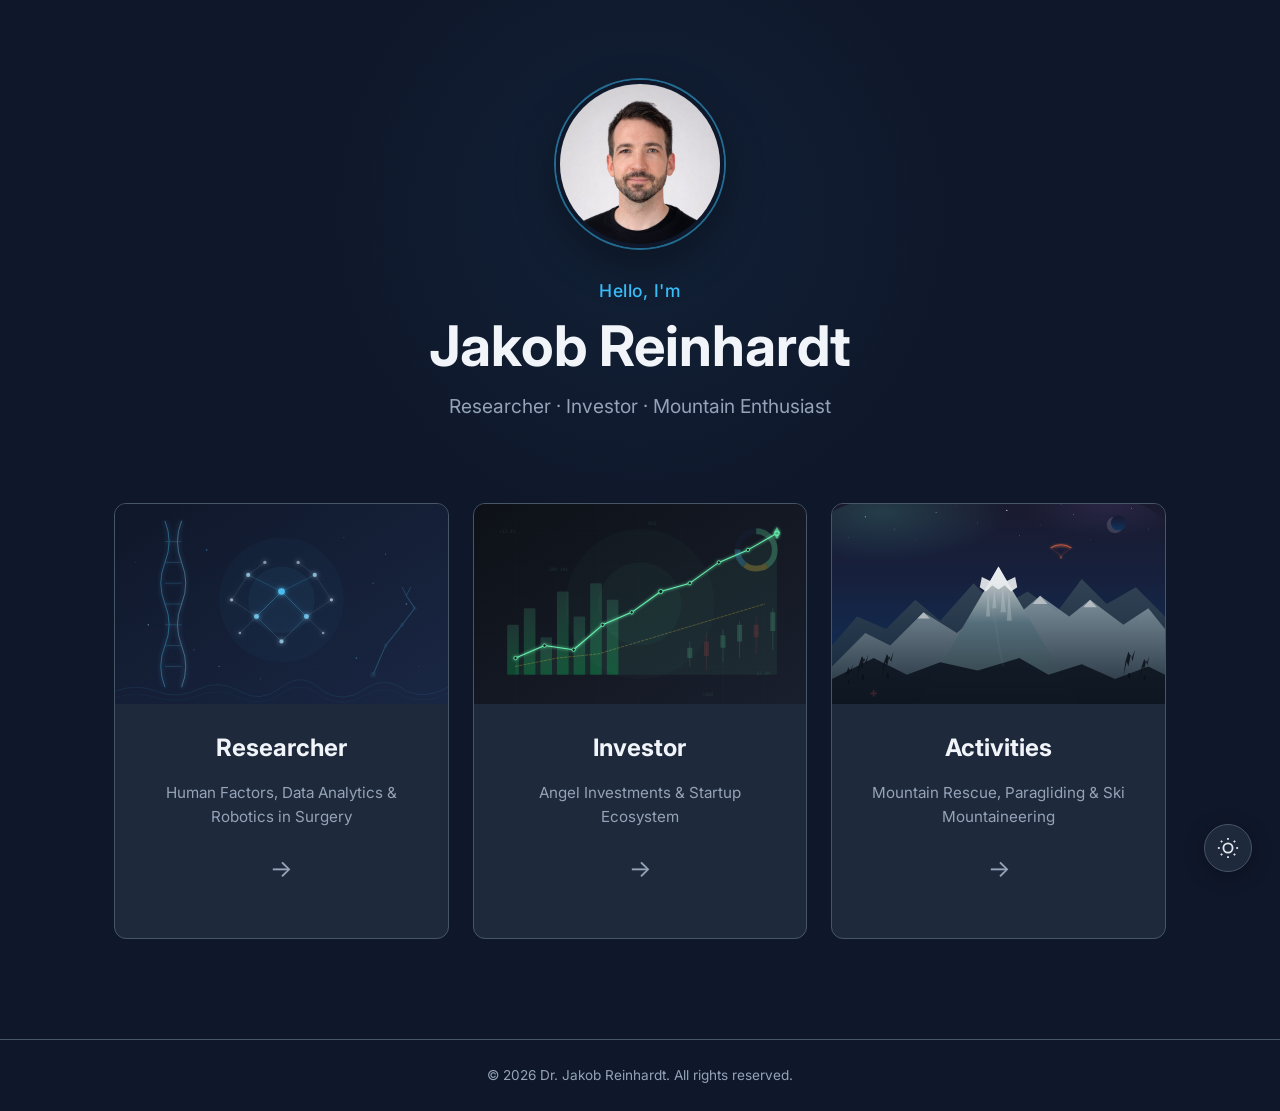
<file: index.html>
<!DOCTYPE html>
<html lang="en" translate="no">
<head>
    <meta charset="UTF-8">
    <meta name="google" content="notranslate">
    <meta name="viewport" content="width=device-width, initial-scale=1.0">
    <title>Jakob Reinhardt, Dr.-Ing.</title>
    <meta name="description" content="Personal webpage of Dr.-Ing. Jakob Reinhardt — Researcher, Investor, and Mountain Enthusiast.">
    <link rel="preconnect" href="https://fonts.googleapis.com">
    <link rel="preconnect" href="https://fonts.gstatic.com" crossorigin>
    <link href="https://fonts.googleapis.com/css2?family=Inter:wght@300;400;500;600;700&display=swap" rel="stylesheet">
    <link rel="stylesheet" href="style.css?v=2026-10-09-2">
</head>
<body class="entry-page">

    <!-- Theme Toggle -->
    <button class="theme-toggle" id="theme-toggle" aria-label="Toggle clean theme" title="Switch design">
        <svg class="theme-toggle-icon icon-clean" viewBox="0 0 24 24" width="22" height="22" fill="none" stroke="currentColor" stroke-width="2"><circle cx="12" cy="12" r="5"/><line x1="12" y1="1" x2="12" y2="3"/><line x1="12" y1="21" x2="12" y2="23"/><line x1="4.22" y1="4.22" x2="5.64" y2="5.64"/><line x1="18.36" y1="18.36" x2="19.78" y2="19.78"/><line x1="1" y1="12" x2="3" y2="12"/><line x1="21" y1="12" x2="23" y2="12"/><line x1="4.22" y1="19.78" x2="5.64" y2="18.36"/><line x1="18.36" y1="5.64" x2="19.78" y2="4.22"/></svg>
        <svg class="theme-toggle-icon icon-dark" viewBox="0 0 24 24" width="22" height="22" fill="none" stroke="currentColor" stroke-width="2"><path d="M21 12.79A9 9 0 1 1 11.21 3 7 7 0 0 0 21 12.79z"/></svg>
    </button>

    <!-- Entry Hero -->
    <section class="entry-hero">
        <div class="entry-hero-content">
            <img src="images/portrait.jpg" alt="Portrait of Jakob Reinhardt" class="entry-portrait" width="480" height="480">
            <p class="entry-greeting">Hello, I'm</p>
            <h1 class="entry-name">Jakob Reinhardt</h1>
            <p class="entry-tagline">Researcher &middot; Investor &middot; Mountain Enthusiast</p>
        </div>
    </section>

    <!-- Three Spheres -->
    <section class="spheres">
        <a href="researcher.html" class="sphere sphere-researcher">
            <div class="sphere-image">
                <img src="images/researcher.svg" alt="Research laboratory">
            </div>
            <h2>Researcher</h2>
            <p>Human Factors, Data Analytics &amp; Robotics in Surgery</p>
            <span class="sphere-arrow">&rarr;</span>
        </a>
        <a href="investor.html" class="sphere sphere-investor">
            <div class="sphere-image">
                <img src="images/investor.svg" alt="Investment analytics">
            </div>
            <h2>Investor</h2>
            <p>Angel Investments &amp; Startup Ecosystem</p>
            <span class="sphere-arrow">&rarr;</span>
        </a>
        <a href="activities.html" class="sphere sphere-activities">
            <div class="sphere-image">
                <img src="images/activities.svg" alt="Mountain landscape">
            </div>
            <h2>Activities</h2>
            <p>Mountain Rescue, Paragliding &amp; Ski Mountaineering</p>
            <span class="sphere-arrow">&rarr;</span>
        </a>
    </section>

    <!-- Footer -->
    <footer class="footer">
        <div class="container">
            <p>&copy; 2026 Dr. Jakob Reinhardt. All rights reserved.</p>
        </div>
    </footer>

    <script src="script.js?v=2026-10-09-2"></script>
</body>
</html>
</file>
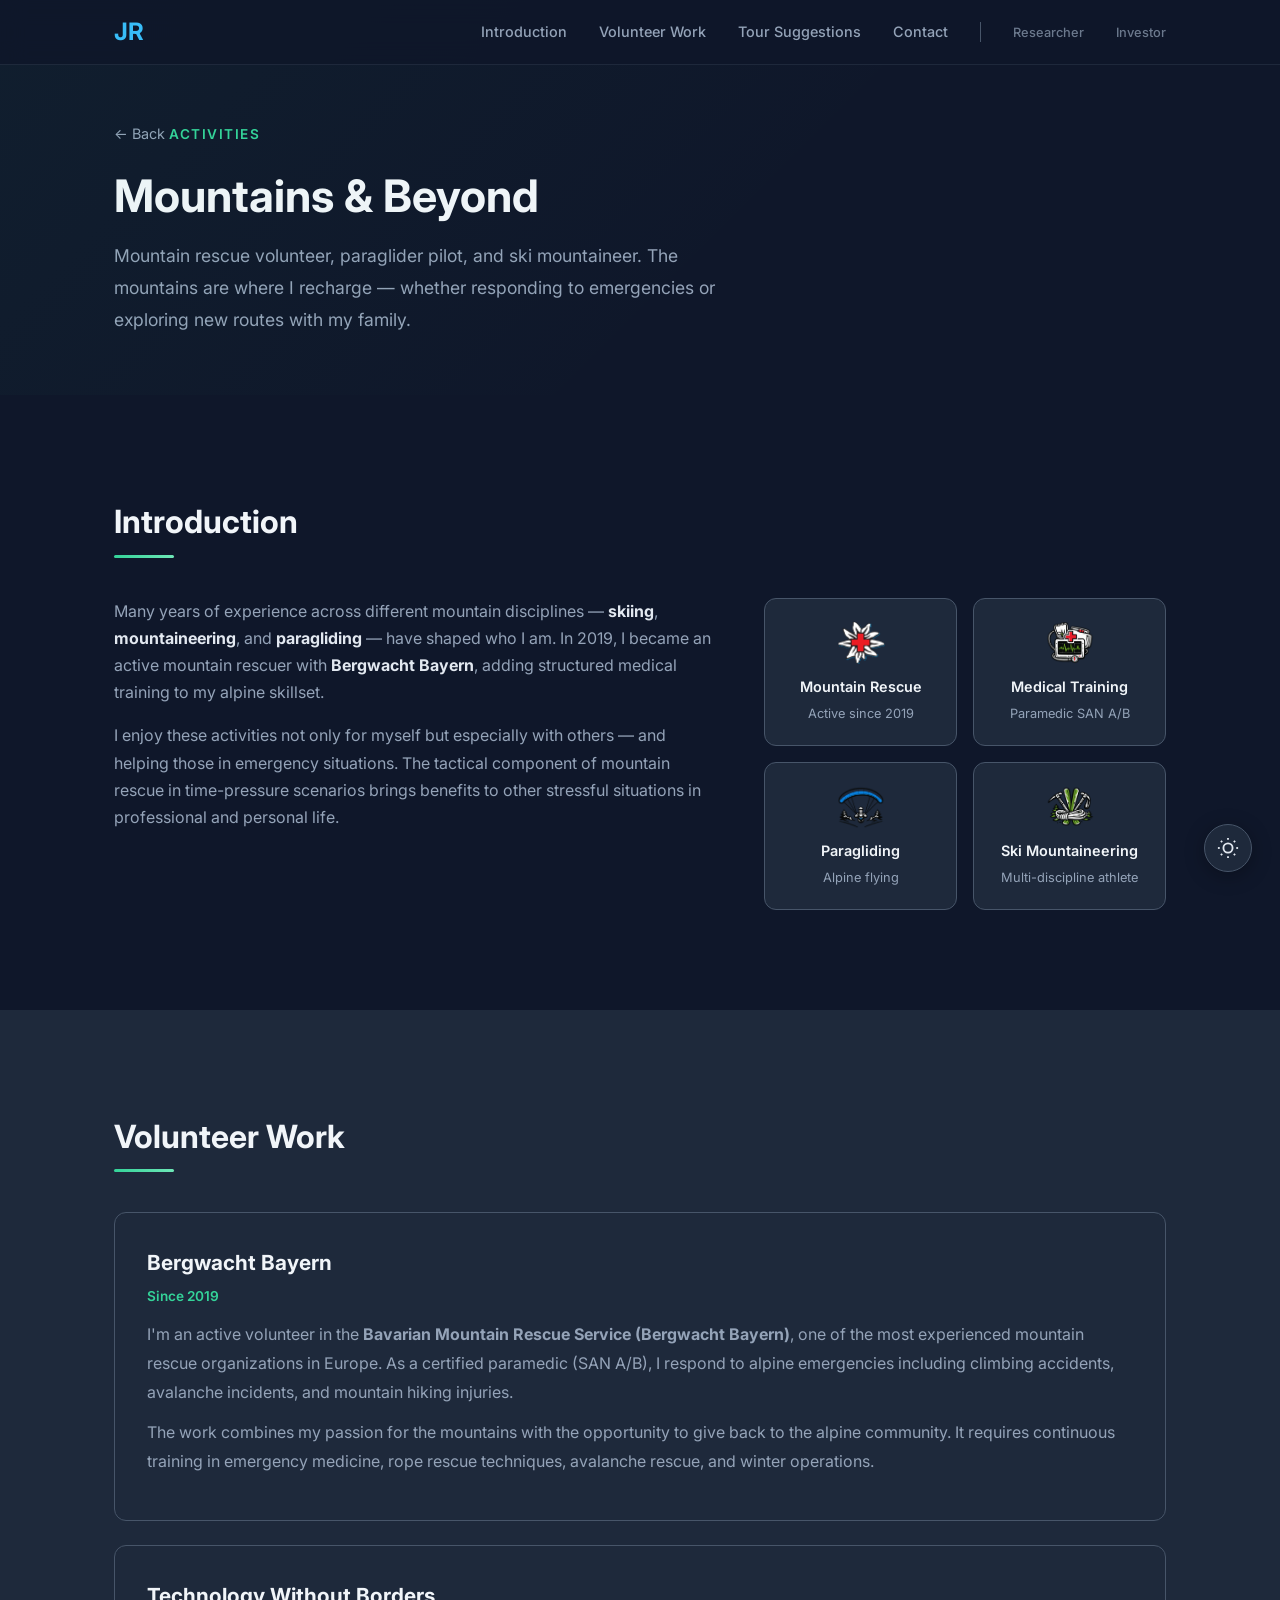
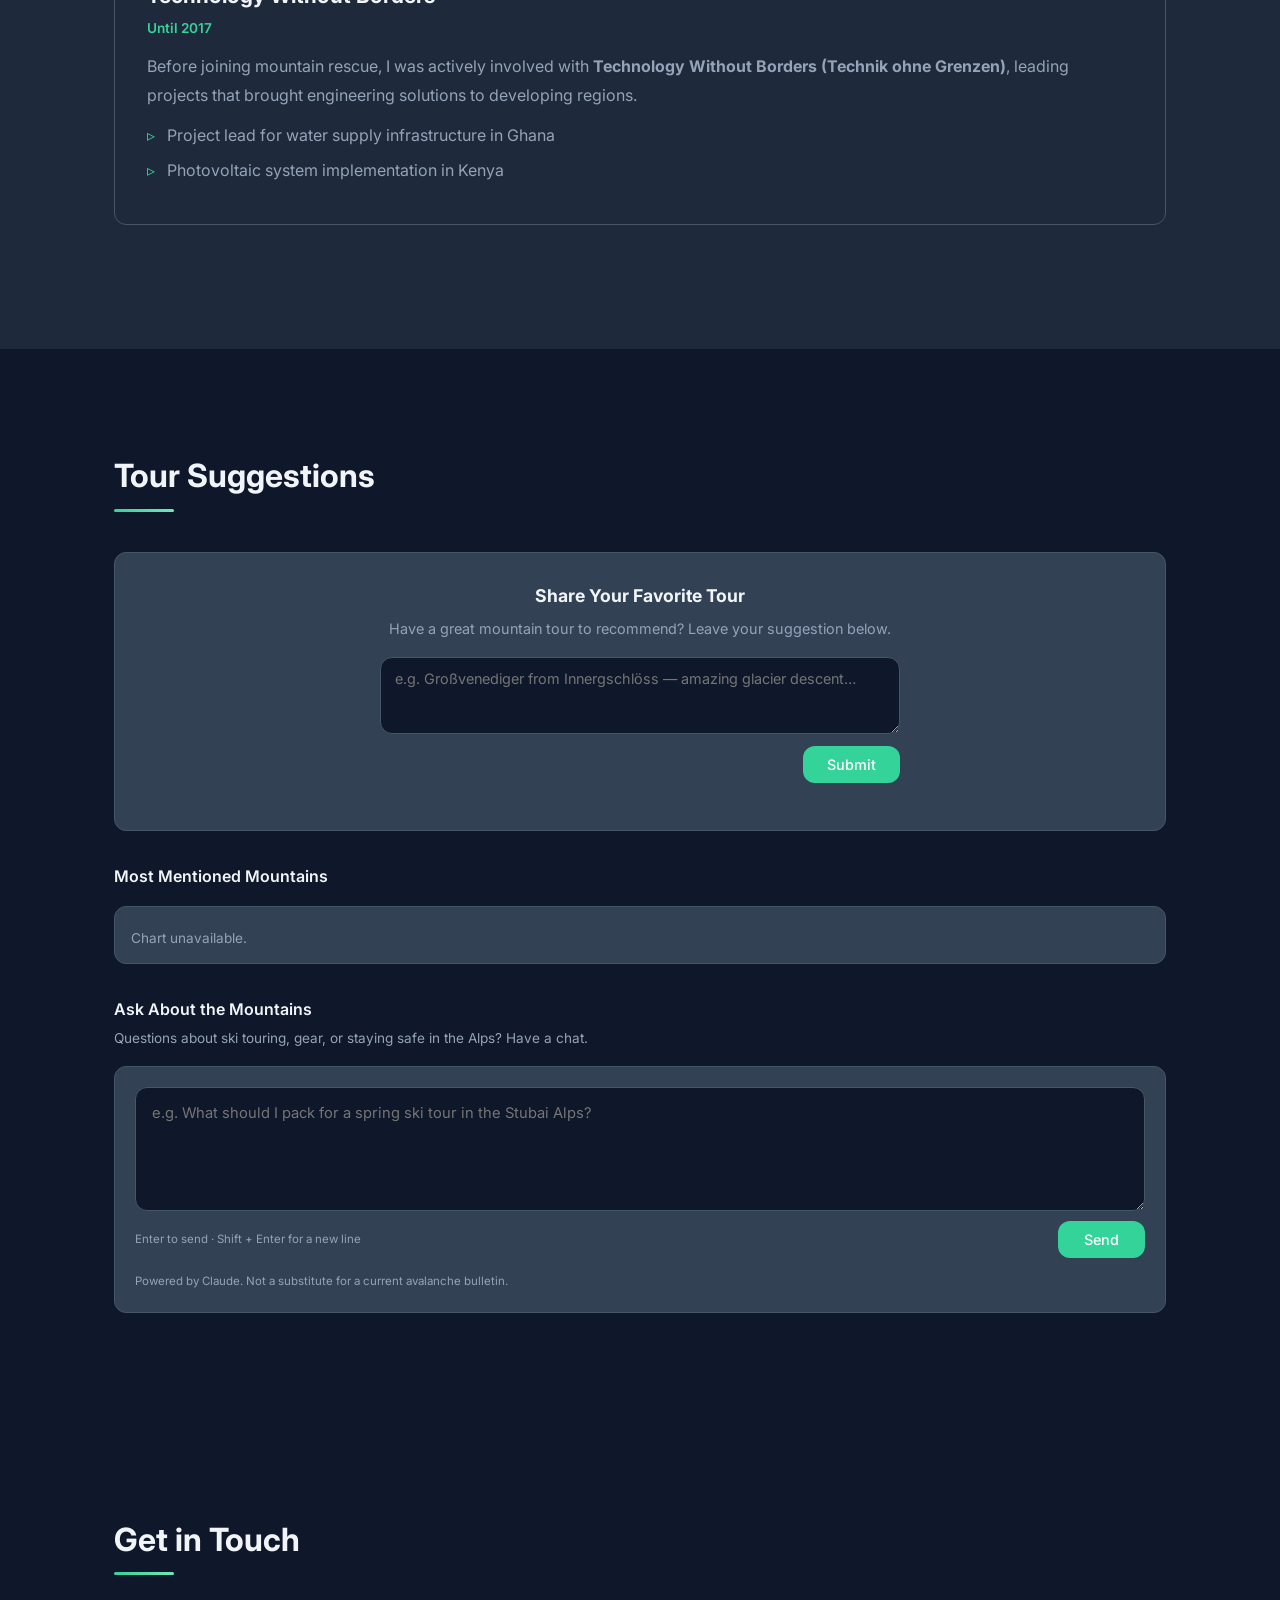
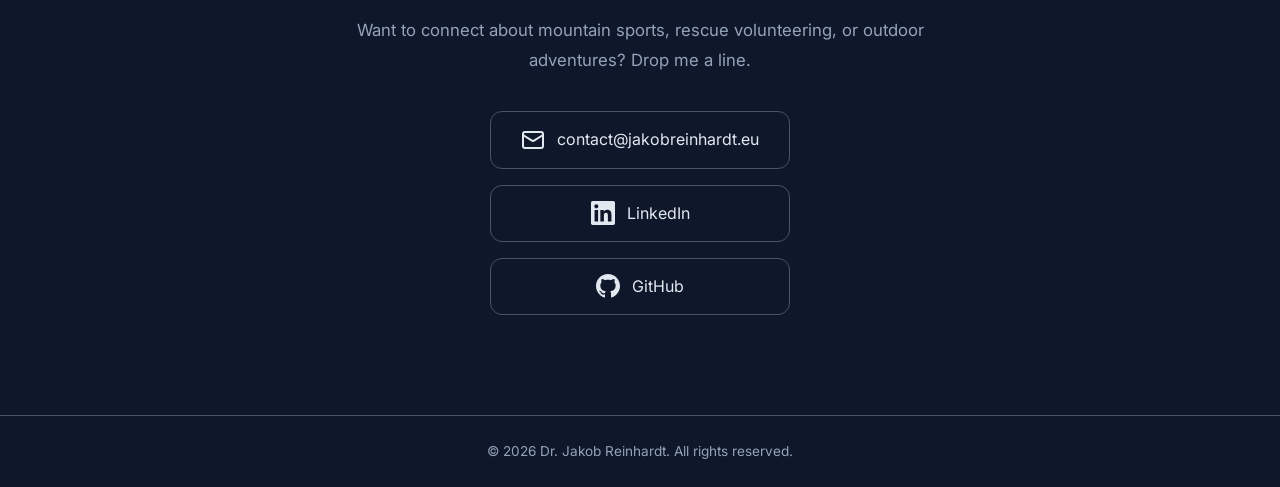
<file: activities.html>
<!DOCTYPE html>
<html lang="en" translate="no">
<head>
    <meta charset="UTF-8">
    <meta name="google" content="notranslate">
    <meta name="viewport" content="width=device-width, initial-scale=1.0">
    <title>Activities | Jakob Reinhardt, Dr.-Ing.</title>
    <meta name="description" content="Dr.-Ing. Jakob Reinhardt — Mountain rescue, paragliding, ski mountaineering, and outdoor adventures.">
    <link rel="preconnect" href="https://fonts.googleapis.com">
    <link rel="preconnect" href="https://fonts.gstatic.com" crossorigin>
    <link href="https://fonts.googleapis.com/css2?family=Inter:wght@300;400;500;600;700&display=swap" rel="stylesheet">
    <link rel="stylesheet" href="style.css?v=2026-10-09-2">
</head>
<body class="subpage subpage-activities">

    <!-- Theme Toggle -->
    <button class="theme-toggle" id="theme-toggle" aria-label="Toggle clean theme" title="Switch design">
        <svg class="theme-toggle-icon icon-clean" viewBox="0 0 24 24" width="22" height="22" fill="none" stroke="currentColor" stroke-width="2"><circle cx="12" cy="12" r="5"/><line x1="12" y1="1" x2="12" y2="3"/><line x1="12" y1="21" x2="12" y2="23"/><line x1="4.22" y1="4.22" x2="5.64" y2="5.64"/><line x1="18.36" y1="18.36" x2="19.78" y2="19.78"/><line x1="1" y1="12" x2="3" y2="12"/><line x1="21" y1="12" x2="23" y2="12"/><line x1="4.22" y1="19.78" x2="5.64" y2="18.36"/><line x1="18.36" y1="5.64" x2="19.78" y2="4.22"/></svg>
        <svg class="theme-toggle-icon icon-dark" viewBox="0 0 24 24" width="22" height="22" fill="none" stroke="currentColor" stroke-width="2"><path d="M21 12.79A9 9 0 1 1 11.21 3 7 7 0 0 0 21 12.79z"/></svg>
    </button>

    <!-- Navigation -->
    <nav class="navbar" id="navbar">
        <div class="nav-container">
            <a href="index.html" class="nav-logo">JR</a>
            <button class="nav-toggle" id="nav-toggle" aria-label="Toggle navigation">
                <span></span><span></span><span></span>
            </button>
            <ul class="nav-links" id="nav-links">
                <li><a href="#introduction">Introduction</a></li>
                <li><a href="#volunteer-work">Volunteer Work</a></li>
                <li><a href="#tour-suggestions">Tour Suggestions</a></li>
                <li><a href="#contact">Contact</a></li>
                <li class="nav-divider"></li>
                <li><a href="researcher.html" class="nav-sphere-link">Researcher</a></li>
                <li><a href="investor.html" class="nav-sphere-link">Investor</a></li>
            </ul>
        </div>
    </nav>

    <!-- Hero -->
    <section class="sub-hero">
        <div class="container">
            <a href="index.html" class="back-link">&larr; Back</a>
            <span class="sub-hero-label">Activities</span>
            <h1>Mountains &amp; Beyond</h1>
            <p>Mountain rescue volunteer, paraglider pilot, and ski mountaineer. The mountains are where I recharge — whether responding to emergencies or exploring new routes with my family.</p>
        </div>
    </section>

    <!-- Introduction Section -->
    <section class="section" id="introduction">
        <div class="container">
            <h2 class="section-title">Introduction</h2>
            <div class="about-grid">
                <div class="about-text">
                    <p>
                        Many years of experience across different mountain disciplines — <strong>skiing</strong>, 
                        <strong>mountaineering</strong>, and <strong>paragliding</strong> — have shaped who I am. 
                        In 2019, I became an active mountain rescuer with <strong>Bergwacht Bayern</strong>, 
                        adding structured medical training to my alpine skillset.
                    </p>
                    <p>
                        I enjoy these activities not only for myself but especially with others — and helping those 
                        in emergency situations. The tactical component of mountain rescue in time-pressure scenarios 
                        brings benefits to other stressful situations in professional and personal life.
                    </p>
                </div>
                <div class="about-highlights">
                    <div class="highlight-card">
                        <img src="images/bw.png" alt="Bergwacht Bayern" class="highlight-logo">
                        <h3>Mountain Rescue</h3>
                        <p>Active since 2019</p>
                    </div>
                    <div class="highlight-card">
                        <img src="images/medical.png" alt="Medical Training" class="highlight-logo">
                        <h3>Medical Training</h3>
                        <p>Paramedic SAN A/B</p>
                    </div>
                    <div class="highlight-card">
                        <img src="images/paragliding.png" alt="Paragliding" class="highlight-logo">
                        <h3>Paragliding</h3>
                        <p>Alpine flying</p>
                    </div>
                    <div class="highlight-card">
                        <img src="images/ski.png" alt="Ski Mountaineering" class="highlight-logo">
                        <h3>Ski Mountaineering</h3>
                        <p>Multi-discipline athlete</p>
                    </div>
                </div>
            </div>
        </div>
    </section>

    <!-- Volunteer Work Section -->
    <section class="section section-alt" id="volunteer-work">
        <div class="container">
            <h2 class="section-title">Volunteer Work</h2>
            <div class="activity-feature">
                <div class="activity-feature-content">
                    <h3>Bergwacht Bayern</h3>
                    <span class="activity-date">Since 2019</span>
                    <p>
                        I'm an active volunteer in the <strong>Bavarian Mountain Rescue Service (Bergwacht Bayern)</strong>, 
                        one of the most experienced mountain rescue organizations in Europe. As a certified paramedic (SAN A/B), 
                        I respond to alpine emergencies including climbing accidents, avalanche incidents, and mountain hiking injuries.
                    </p>
                    <p>
                        The work combines my passion for the mountains with the opportunity to give back to the alpine community. 
                        It requires continuous training in emergency medicine, rope rescue techniques, avalanche rescue, and winter operations.
                    </p>
                </div>
            </div>
            <div class="activity-feature">
                <div class="activity-feature-content">
                    <h3>Technology Without Borders</h3>
                    <span class="activity-date">Until 2017</span>
                    <p>
                        Before joining mountain rescue, I was actively involved with <strong>Technology Without Borders (Technik ohne Grenzen)</strong>, 
                        leading projects that brought engineering solutions to developing regions.
                    </p>
                    <ul class="activity-list">
                        <li>Project lead for water supply infrastructure in Ghana</li>
                        <li>Photovoltaic system implementation in Kenya</li>
                    </ul>
                </div>
            </div>
        </div>
    </section>

    <!-- tour suggestions Section -->
    <section class="section" id="tour-suggestions">
        <div class="container">
            <h2 class="section-title">Tour Suggestions</h2>


            <div class="tour-suggestion">
                <h3>Share Your Favorite Tour</h3>
                <p>Have a great mountain tour to recommend? Leave your suggestion below.</p>
                <form class="tour-form" id="tour-suggestion-form">
                    <label for="tour-input" class="sr-only">Your favorite tour</label>
                    <textarea id="tour-input" name="tour" class="tour-input" placeholder="e.g. Großvenediger from Innergschlöss — amazing glacier descent…" rows="3" maxlength="500" required></textarea>
                    <button type="submit" class="tour-submit-btn">Submit</button>
                </form>
                <div id="recent-suggestions" class="recent-suggestions"></div>
            </div>

            <!-- Mountain Popularity Chart -->
            <div class="mountain-chart-section" id="mountain-chart-section">
                <h3 class="mountain-chart-title">Most Mentioned Mountains</h3>
                <div id="mountain-chart-container" class="mountain-chart-container">
                    <p class="chart-loading">Loading chart…</p>
                </div>
            </div>

            <!-- Mountain Chat -->
            <div class="chat-section" id="chat-section">
                <h3 class="chat-title">Ask About the Mountains</h3>
                <p class="chat-intro">Questions about ski touring, gear, or staying safe in the Alps? Have a chat.</p>

                <div class="chat-window">
                    <form class="chat-form" id="chat-form">
                        <label for="chat-input" class="sr-only">Your message</label>
                        <textarea id="chat-input" class="chat-input" rows="4" maxlength="1000"
                            placeholder="e.g. What should I pack for a spring ski tour in the Stubai Alps?" required></textarea>
                        <div class="chat-form-row">
                            <span class="chat-hint">Enter to send · Shift + Enter for a new line</span>
                            <button type="submit" class="chat-send-btn" id="chat-send">Send</button>
                        </div>
                    </form>

                    <!-- the live reply streams in here, directly under the input -->
                    <div class="chat-answer" id="chat-answer" role="log" aria-live="polite" aria-label="Assistant reply" hidden></div>

                    <!-- earlier exchanges, newest first -->
                    <div class="chat-history" id="chat-history"></div>

                    <p class="chat-note">Powered by Claude. Not a substitute for a current avalanche bulletin.</p>
                </div>
            </div>

        </div>
    </section>

    <!-- Contact Section -->
    <section class="section" id="contact">
        <div class="container">
            <h2 class="section-title">Get in Touch</h2>
            <div class="contact-content">
                <p class="contact-text">
                    Want to connect about mountain sports, rescue volunteering, or outdoor adventures? Drop me a line.
                </p>
                <div class="contact-links">
                    <a href="mailto:contact@jakobreinhardt.eu" class="contact-link">
                        <svg viewBox="0 0 24 24" width="24" height="24" fill="none" stroke="currentColor" stroke-width="2"><rect x="2" y="4" width="20" height="16" rx="2"/><path d="m22 7-8.97 5.7a1.94 1.94 0 0 1-2.06 0L2 7"/></svg>
                        <span>contact@jakobreinhardt.eu</span>
                    </a>
                    <a href="https://www.linkedin.com/in/jakob-reinhardt-939b8283/" target="_blank" rel="noopener" class="contact-link">
                        <svg viewBox="0 0 24 24" width="24" height="24" fill="currentColor"><path d="M20.447 20.452h-3.554v-5.569c0-1.328-.027-3.037-1.852-3.037-1.853 0-2.136 1.445-2.136 2.939v5.667H9.351V9h3.414v1.561h.046c.477-.9 1.637-1.85 3.37-1.85 3.601 0 4.267 2.37 4.267 5.455v6.286zM5.337 7.433a2.062 2.062 0 0 1-2.063-2.065 2.064 2.064 0 1 1 2.063 2.065zm1.782 13.019H3.555V9h3.564v11.452zM22.225 0H1.771C.792 0 0 .774 0 1.729v20.542C0 23.227.792 24 1.771 24h20.451C23.2 24 24 23.227 24 22.271V1.729C24 .774 23.2 0 22.222 0h.003z"/></svg>
                        <span>LinkedIn</span>
                    </a>
                    <a href="https://github.com/jakobreinhardt" target="_blank" rel="noopener" class="contact-link">
                        <svg viewBox="0 0 24 24" width="24" height="24" fill="currentColor"><path d="M12 0c-6.626 0-12 5.373-12 12 0 5.302 3.438 9.8 8.207 11.387.599.111.793-.261.793-.577v-2.234c-3.338.726-4.033-1.416-4.033-1.416-.546-1.387-1.333-1.756-1.333-1.756-1.089-.745.083-.729.083-.729 1.205.084 1.839 1.237 1.839 1.237 1.07 1.834 2.807 1.304 3.492.997.107-.775.418-1.305.762-1.604-2.665-.305-5.467-1.334-5.467-5.931 0-1.311.469-2.381 1.236-3.221-.124-.303-.535-1.524.117-3.176 0 0 1.008-.322 3.301 1.23.957-.266 1.983-.399 3.003-.404 1.02.005 2.047.138 3.006.404 2.291-1.552 3.297-1.23 3.297-1.23.653 1.653.242 2.874.118 3.176.77.84 1.235 1.911 1.235 3.221 0 4.609-2.807 5.624-5.479 5.921.43.372.823 1.102.823 2.222v3.293c0 .319.192.694.801.576 4.765-1.589 8.199-6.086 8.199-11.386 0-6.627-5.373-12-12-12z"/></svg>
                        <span>GitHub</span>
                    </a>
                </div>
            </div>
        </div>
    </section>

    <!-- Footer -->
    <footer class="footer">
        <div class="container">
            <p>&copy; 2026 Dr. Jakob Reinhardt. All rights reserved.</p>
        </div>
    </footer>

    <script src="script.js?v=2026-10-09-2"></script>
</body>
</html>
</file>
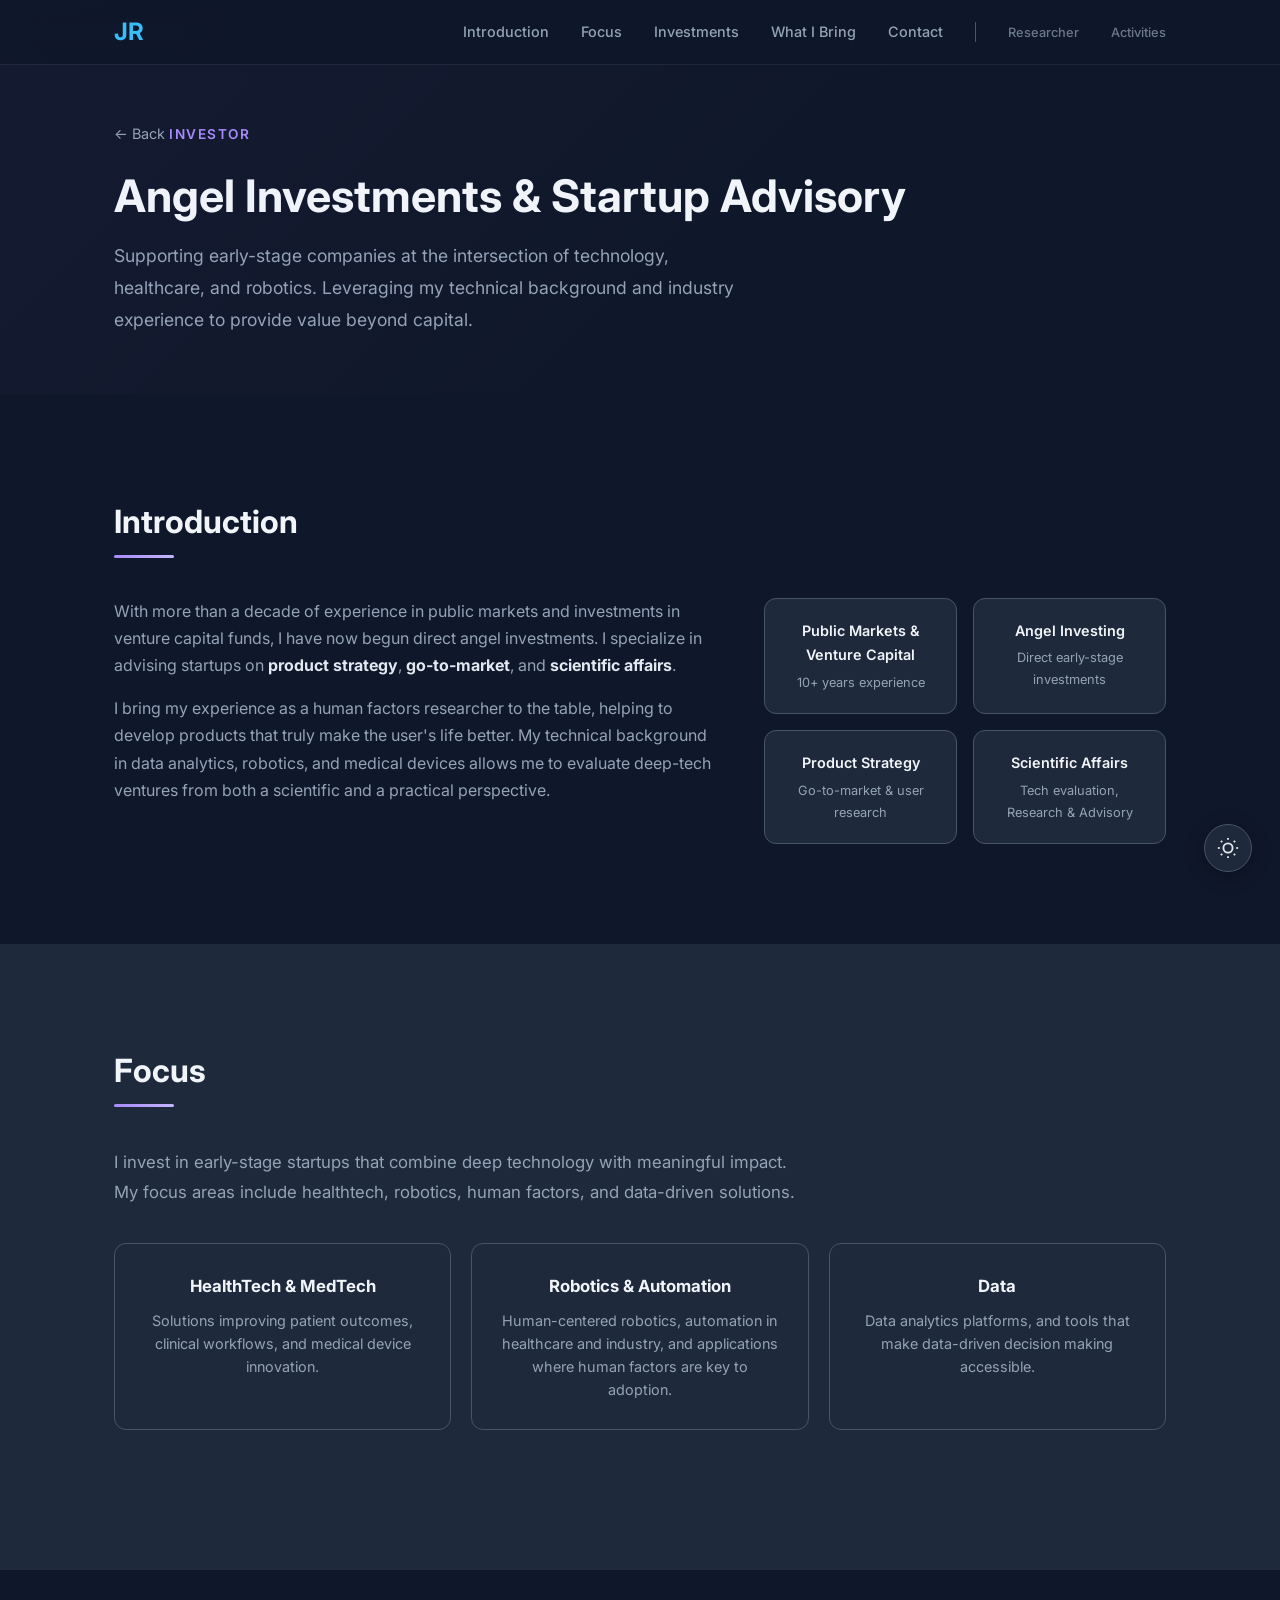
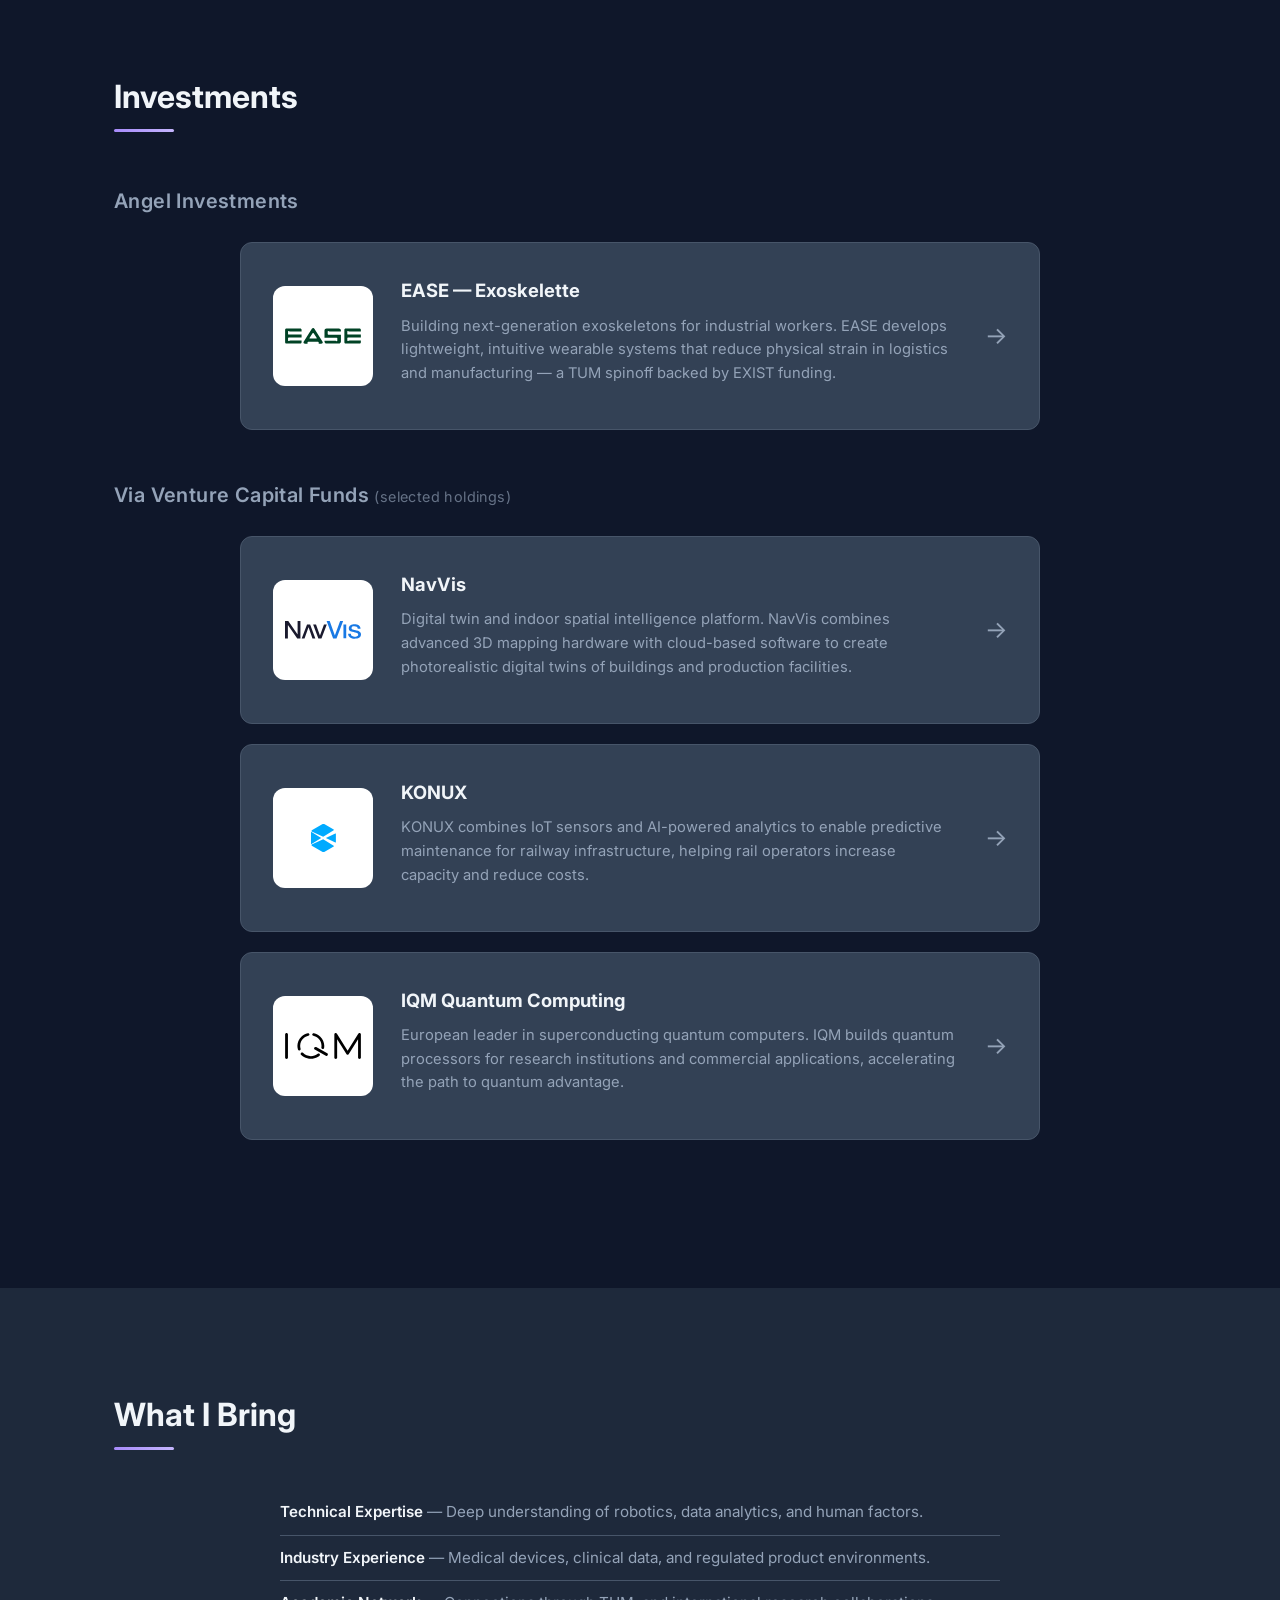
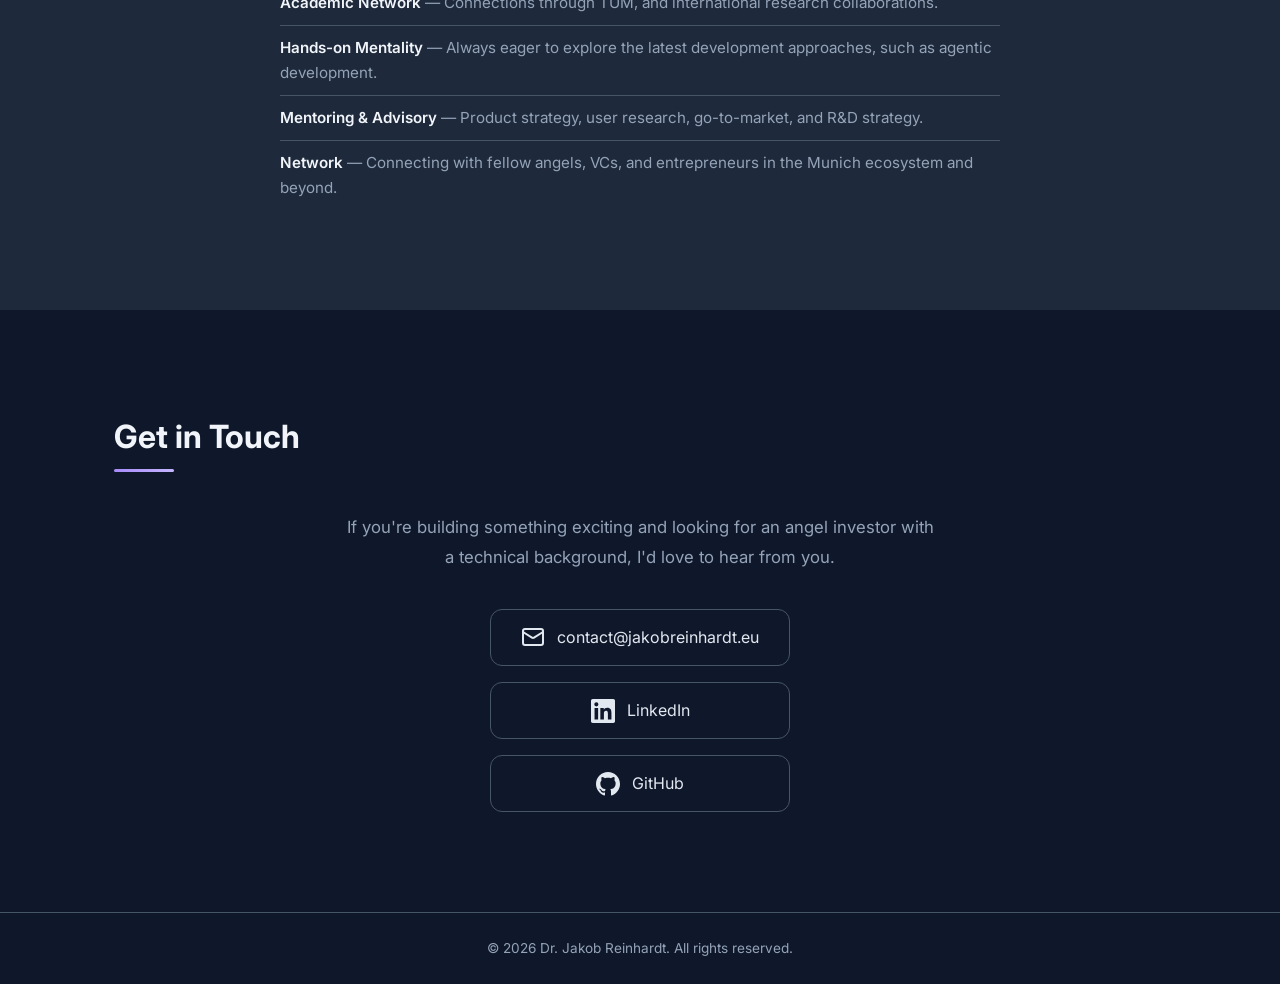
<file: investor.html>
<!DOCTYPE html>
<html lang="en" translate="no">
<head>
    <meta charset="UTF-8">
    <meta name="google" content="notranslate">
    <meta name="viewport" content="width=device-width, initial-scale=1.0">
    <title>Investor | Jakob Reinhardt, Dr.-Ing.</title>
    <meta name="description" content="Dr.-Ing. Jakob Reinhardt — Angel investments and startup engagement.">
    <link rel="preconnect" href="https://fonts.googleapis.com">
    <link rel="preconnect" href="https://fonts.gstatic.com" crossorigin>
    <link href="https://fonts.googleapis.com/css2?family=Inter:wght@300;400;500;600;700&display=swap" rel="stylesheet">
    <link rel="stylesheet" href="style.css?v=2026-10-09-2">
</head>
<body class="subpage subpage-investor">

    <!-- Theme Toggle -->
    <button class="theme-toggle" id="theme-toggle" aria-label="Toggle clean theme" title="Switch design">
        <svg class="theme-toggle-icon icon-clean" viewBox="0 0 24 24" width="22" height="22" fill="none" stroke="currentColor" stroke-width="2"><circle cx="12" cy="12" r="5"/><line x1="12" y1="1" x2="12" y2="3"/><line x1="12" y1="21" x2="12" y2="23"/><line x1="4.22" y1="4.22" x2="5.64" y2="5.64"/><line x1="18.36" y1="18.36" x2="19.78" y2="19.78"/><line x1="1" y1="12" x2="3" y2="12"/><line x1="21" y1="12" x2="23" y2="12"/><line x1="4.22" y1="19.78" x2="5.64" y2="18.36"/><line x1="18.36" y1="5.64" x2="19.78" y2="4.22"/></svg>
        <svg class="theme-toggle-icon icon-dark" viewBox="0 0 24 24" width="22" height="22" fill="none" stroke="currentColor" stroke-width="2"><path d="M21 12.79A9 9 0 1 1 11.21 3 7 7 0 0 0 21 12.79z"/></svg>
    </button>

    <!-- Navigation -->
    <nav class="navbar" id="navbar">
        <div class="nav-container">
            <a href="index.html" class="nav-logo">JR</a>
            <button class="nav-toggle" id="nav-toggle" aria-label="Toggle navigation">
                <span></span><span></span><span></span>
            </button>
            <ul class="nav-links" id="nav-links">
                <li><a href="#introduction">Introduction</a></li>
                <li><a href="#focus">Focus</a></li>
                <li><a href="#portfolio">Investments</a></li>
                <li><a href="#what-i-bring">What I Bring</a></li>
                <li><a href="#contact">Contact</a></li>
                <li class="nav-divider"></li>
                <li><a href="researcher.html" class="nav-sphere-link">Researcher</a></li>
                <li><a href="activities.html" class="nav-sphere-link">Activities</a></li>
            </ul>
        </div>
    </nav>

    <!-- Hero -->
    <section class="sub-hero">
        <div class="container">
            <a href="index.html" class="back-link">&larr; Back</a>
            <span class="sub-hero-label">Investor</span>
            <h1>Angel Investments &amp; Startup Advisory</h1>
            <p>Supporting early-stage companies at the intersection of technology, healthcare, and robotics. Leveraging my technical background and industry experience to provide value beyond capital.</p>
        </div>
    </section>

    <!-- Introduction Section -->
    <section class="section" id="introduction">
        <div class="container">
            <h2 class="section-title">Introduction</h2>
            <div class="about-grid">
                <div class="about-text">
                    <p>
                        With more than a decade of experience in public markets and investments in venture capital funds, 
                        I have now begun direct angel investments. I specialize in advising startups on 
                        <strong>product strategy</strong>, <strong>go-to-market</strong>, and <strong>scientific affairs</strong>.
                    </p>
                    <p>
                        I bring my experience as a human factors researcher to the table, helping to develop products 
                        that truly make the user's life better. My technical background in data analytics, robotics, 
                        and medical devices allows me to evaluate deep-tech ventures from both a scientific and a practical perspective.
                    </p>
                </div>
                <div class="about-highlights">
                    <div class="highlight-card">
                        <h3>Public Markets & Venture Capital</h3>
                        <p>10+ years experience</p>
                    </div>
                    <div class="highlight-card">
                        <h3>Angel Investing</h3>
                        <p>Direct early-stage investments</p>
                    </div>
                    <div class="highlight-card">
                        <h3>Product Strategy</h3>
                        <p>Go-to-market &amp; user research</p>
                    </div>
                    <div class="highlight-card">
                        <h3>Scientific Affairs</h3>
                        <p>Tech evaluation, Research &amp; Advisory</p>
                    </div>
                </div>
            </div>
        </div>
    </section>

    <!-- Focus Section -->
    <section class="section section-alt" id="focus">
        <div class="container">
            <h2 class="section-title">Focus</h2>
            <p class="section-intro">
                I invest in early-stage startups that combine deep technology with meaningful impact. My focus areas include 
                healthtech, robotics, human factors, and data-driven solutions.
            </p>
            <div class="investment-grid">
                <div class="investment-card">
                    <h3>HealthTech &amp; MedTech</h3>
                    <p>Solutions improving patient outcomes, clinical workflows, and medical device innovation.</p>
                </div>
                <div class="investment-card">
                    <h3>Robotics &amp; Automation</h3>
                    <p>Human-centered robotics, automation in healthcare and industry, and applications where human factors are key to adoption.</p>
                </div>
                <div class="investment-card">
                    <h3>Data</h3>
                    <p>Data analytics platforms, and tools that make data-driven decision making accessible.</p>
                </div>
            </div>
        </div>
    </section>

    <!-- Portfolio Section -->
    <section class="section" id="portfolio">
        <div class="container">
            <h2 class="section-title">Investments</h2>

            <h3 class="section-subtitle">Angel Investments</h3>
            <div class="portfolio-grid">
                <a href="https://ease-systems.de/" target="_blank" rel="noopener" class="portfolio-card">
                    <div class="portfolio-logo">
                        <img src="images/ease-logo-green.svg" alt="EASE" onerror="this.style.display='none';this.nextElementSibling.style.display='block'">
                        <span class="portfolio-logo-fallback" style="display:none">EASE</span>
                    </div>
                    <div class="portfolio-info">
                        <h3>EASE — Exoskelette</h3>
                        <p class="portfolio-desc">Building next-generation exoskeletons for industrial workers. EASE develops lightweight, intuitive wearable systems that reduce physical strain in logistics and manufacturing — a TUM spinoff backed by EXIST funding.</p>
                    </div>
                    <span class="portfolio-arrow">&rarr;</span>
                </a>
            </div>

            <h3 class="section-subtitle">Via Venture Capital Funds <span class="section-subtitle-note">(selected holdings)</span></h3>
            <div class="portfolio-grid">
                <a href="https://www.navvis.com/" target="_blank" rel="noopener" class="portfolio-card">
                    <div class="portfolio-logo">
                        <img src="images/navvis-logo.svg" alt="NavVis" onerror="this.style.display='none';this.nextElementSibling.style.display='block'">
                        <span class="portfolio-logo-fallback" style="display:none">NavVis</span>
                    </div>
                    <div class="portfolio-info">
                        <h3>NavVis</h3>
                        <p class="portfolio-desc">Digital twin and indoor spatial intelligence platform. NavVis combines advanced 3D mapping hardware with cloud-based software to create photorealistic digital twins of buildings and production facilities.</p>
                    </div>
                    <span class="portfolio-arrow">&rarr;</span>
                </a>
                <a href="https://www.konux.com/" target="_blank" rel="noopener" class="portfolio-card">
                    <div class="portfolio-logo">
                        <img src="images/konux-logo.svg" alt="KONUX" onerror="this.style.display='none';this.nextElementSibling.style.display='block'">
                        <span class="portfolio-logo-fallback" style="display:none">KONUX</span>
                    </div>
                    <div class="portfolio-info">
                        <h3>KONUX</h3>
                        <p class="portfolio-desc">KONUX combines IoT sensors and AI-powered analytics to enable predictive maintenance for railway infrastructure, helping rail operators increase capacity and reduce costs.</p>
                    </div>
                    <span class="portfolio-arrow">&rarr;</span>
                </a>
                <a href="https://www.iqm.fi/" target="_blank" rel="noopener" class="portfolio-card">
                    <div class="portfolio-logo">
                        <img src="images/iqm-logo.svg" alt="IQM" onerror="this.style.display='none';this.nextElementSibling.style.display='block'">
                        <span class="portfolio-logo-fallback" style="display:none">IQM</span>
                    </div>
                    <div class="portfolio-info">
                        <h3>IQM Quantum Computing</h3>
                        <p class="portfolio-desc">European leader in superconducting quantum computers. IQM builds quantum processors for research institutions and commercial applications, accelerating the path to quantum advantage.</p>
                    </div>
                    <span class="portfolio-arrow">&rarr;</span>
                </a>
            </div>
        </div>
    </section>

    <!-- What I Bring Section -->
    <section class="section section-alt" id="what-i-bring">
        <div class="container">
            <h2 class="section-title">What I Bring</h2>
            <ul class="bring-list">
                <li class="bring-item"><strong>Technical Expertise</strong> — Deep understanding of robotics, data analytics, and human factors.</li>
                <li class="bring-item"><strong>Industry Experience</strong> — Medical devices, clinical data, and regulated product environments.</li>
                <li class="bring-item"><strong>Academic Network</strong> — Connections through TUM, and international research collaborations.</li>
                <li class="bring-item"><strong>Hands-on Mentality</strong> — Always eager to explore the latest development approaches, such as agentic development.</li>
                <li class="bring-item"><strong>Mentoring &amp; Advisory</strong> — Product strategy, user research, go-to-market, and R&amp;D strategy.</li>
                <li class="bring-item"><strong>Network</strong> — Connecting with fellow angels, VCs, and entrepreneurs in the Munich ecosystem and beyond.</li>
            </ul>
        </div>
    </section>

    <!-- Contact Section -->
    <section class="section" id="contact">
        <div class="container">
            <h2 class="section-title">Get in Touch</h2>
            <div class="contact-content">
                <p class="contact-text">
                    If you're building something exciting and looking for an angel investor with a technical background, I'd love to hear from you.
                </p>
                <div class="contact-links">
                    <a href="mailto:contact@jakobreinhardt.eu" class="contact-link">
                        <svg viewBox="0 0 24 24" width="24" height="24" fill="none" stroke="currentColor" stroke-width="2"><rect x="2" y="4" width="20" height="16" rx="2"/><path d="m22 7-8.97 5.7a1.94 1.94 0 0 1-2.06 0L2 7"/></svg>
                        <span>contact@jakobreinhardt.eu</span>
                    </a>
                    <a href="https://www.linkedin.com/in/jakob-reinhardt-939b8283/" target="_blank" rel="noopener" class="contact-link">
                        <svg viewBox="0 0 24 24" width="24" height="24" fill="currentColor"><path d="M20.447 20.452h-3.554v-5.569c0-1.328-.027-3.037-1.852-3.037-1.853 0-2.136 1.445-2.136 2.939v5.667H9.351V9h3.414v1.561h.046c.477-.9 1.637-1.85 3.37-1.85 3.601 0 4.267 2.37 4.267 5.455v6.286zM5.337 7.433a2.062 2.062 0 0 1-2.063-2.065 2.064 2.064 0 1 1 2.063 2.065zm1.782 13.019H3.555V9h3.564v11.452zM22.225 0H1.771C.792 0 0 .774 0 1.729v20.542C0 23.227.792 24 1.771 24h20.451C23.2 24 24 23.227 24 22.271V1.729C24 .774 23.2 0 22.222 0h.003z"/></svg>
                        <span>LinkedIn</span>
                    </a>
                    <a href="https://github.com/jakobreinhardt" target="_blank" rel="noopener" class="contact-link">
                        <svg viewBox="0 0 24 24" width="24" height="24" fill="currentColor"><path d="M12 0c-6.626 0-12 5.373-12 12 0 5.302 3.438 9.8 8.207 11.387.599.111.793-.261.793-.577v-2.234c-3.338.726-4.033-1.416-4.033-1.416-.546-1.387-1.333-1.756-1.333-1.756-1.089-.745.083-.729.083-.729 1.205.084 1.839 1.237 1.839 1.237 1.07 1.834 2.807 1.304 3.492.997.107-.775.418-1.305.762-1.604-2.665-.305-5.467-1.334-5.467-5.931 0-1.311.469-2.381 1.236-3.221-.124-.303-.535-1.524.117-3.176 0 0 1.008-.322 3.301 1.23.957-.266 1.983-.399 3.003-.404 1.02.005 2.047.138 3.006.404 2.291-1.552 3.297-1.23 3.297-1.23.653 1.653.242 2.874.118 3.176.77.84 1.235 1.911 1.235 3.221 0 4.609-2.807 5.624-5.479 5.921.43.372.823 1.102.823 2.222v3.293c0 .319.192.694.801.576 4.765-1.589 8.199-6.086 8.199-11.386 0-6.627-5.373-12-12-12z"/></svg>
                        <span>GitHub</span>
                    </a>
                </div>
            </div>
        </div>
    </section>

    <!-- Footer -->
    <footer class="footer">
        <div class="container">
            <p>&copy; 2026 Dr. Jakob Reinhardt. All rights reserved.</p>
        </div>
    </footer>

    <script src="script.js?v=2026-10-09-2"></script>
</body>
</html>
</file>
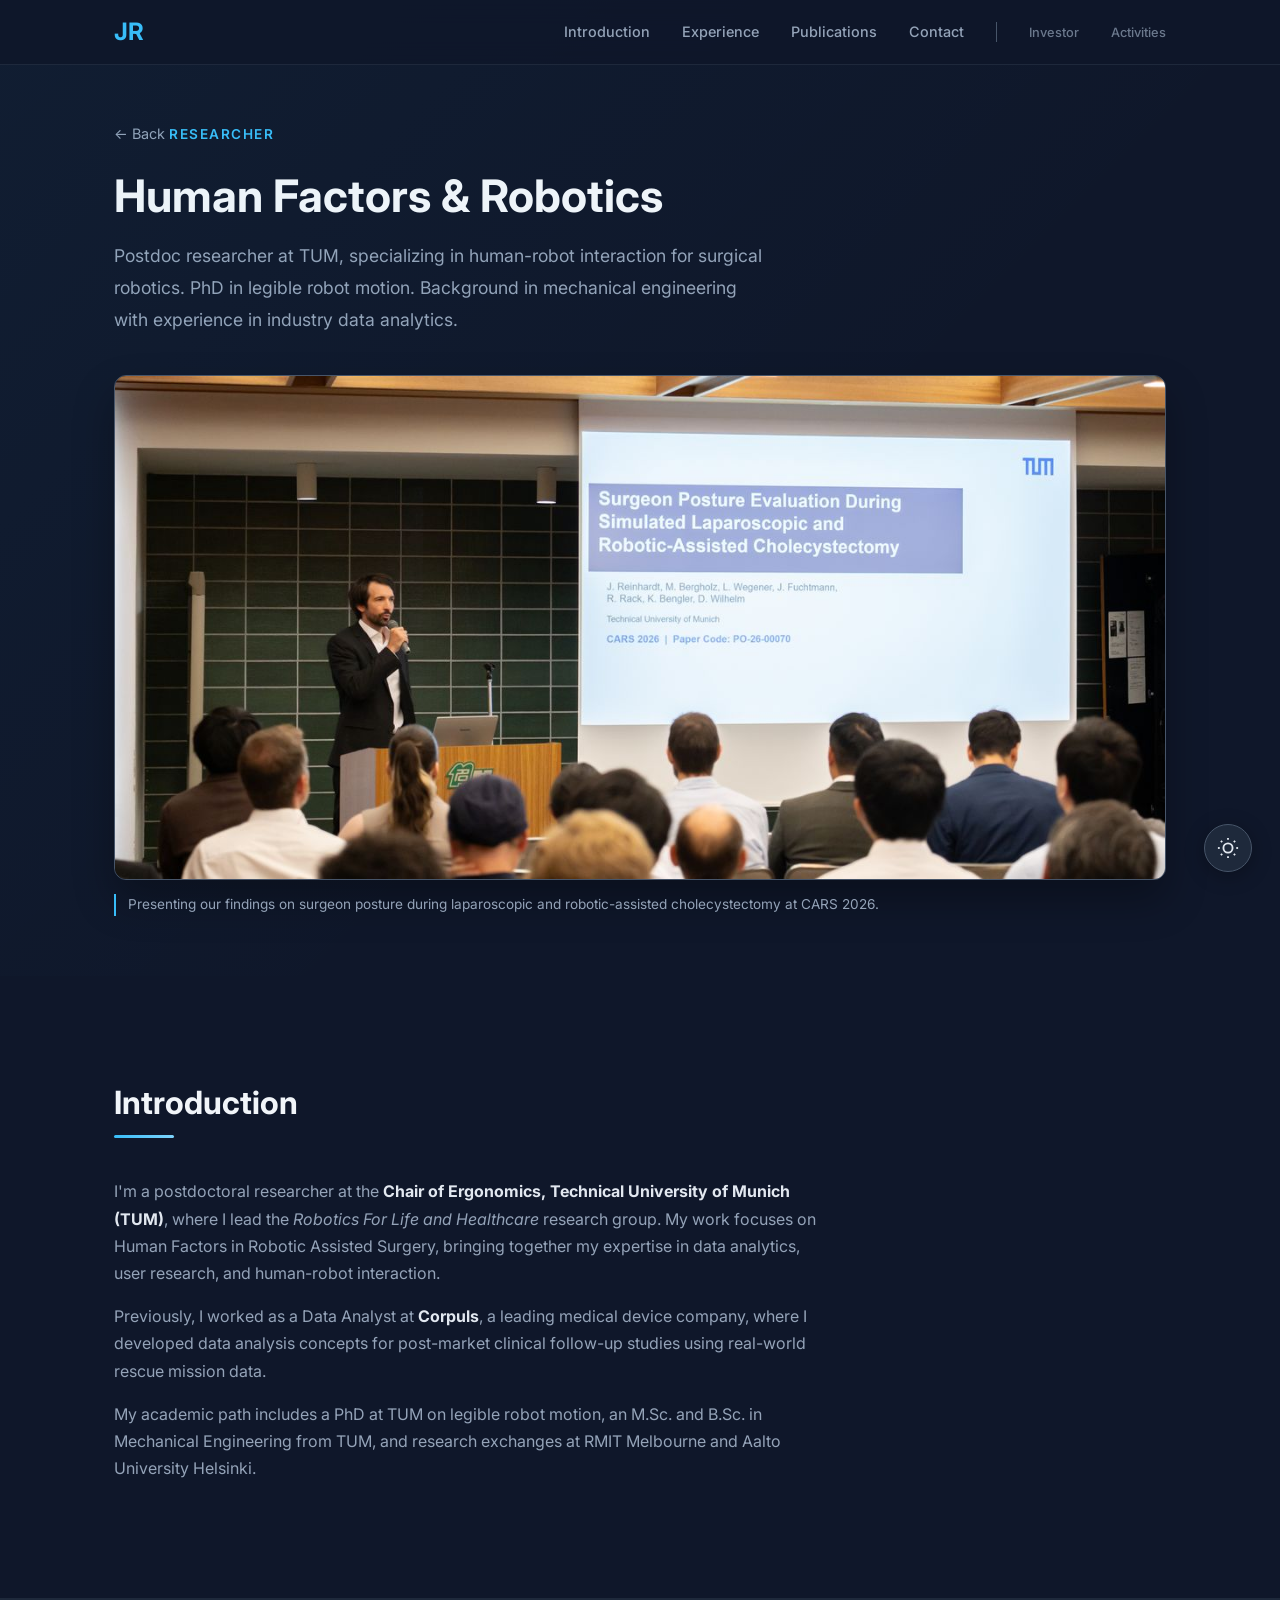
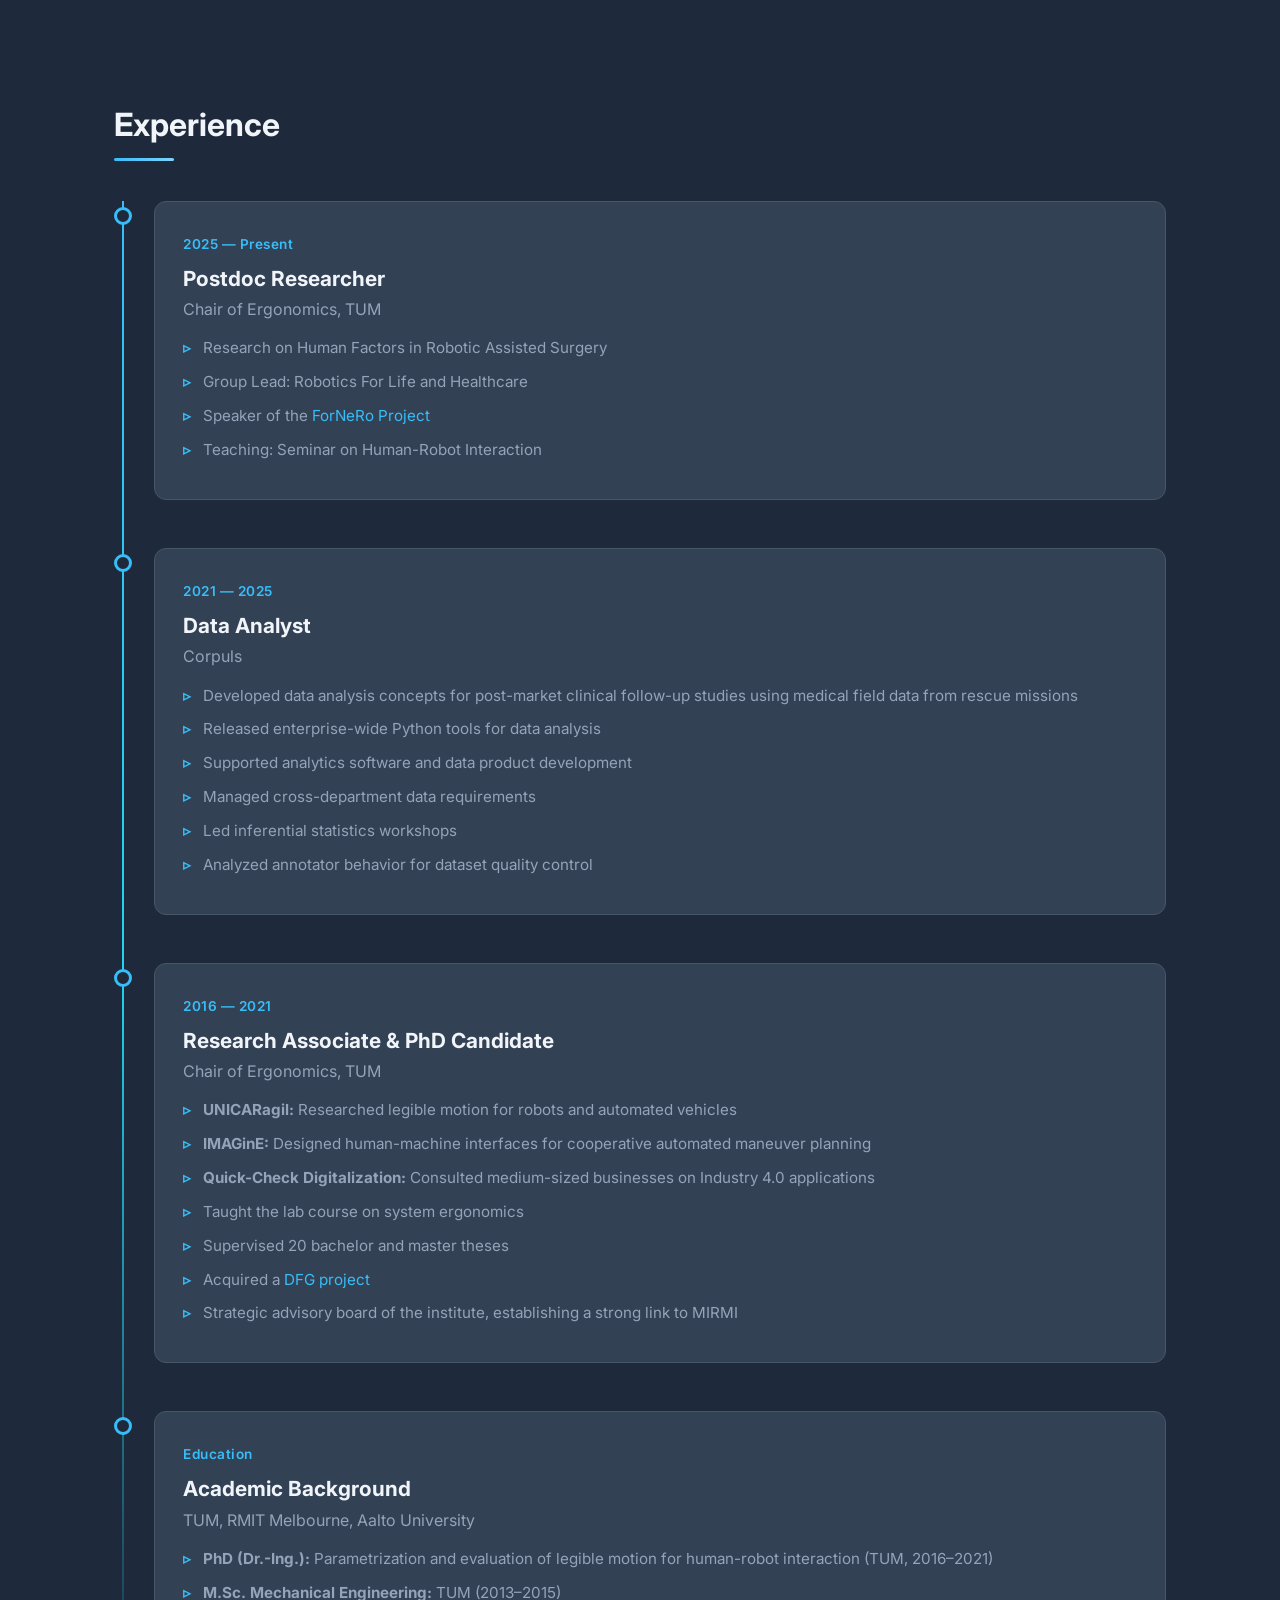
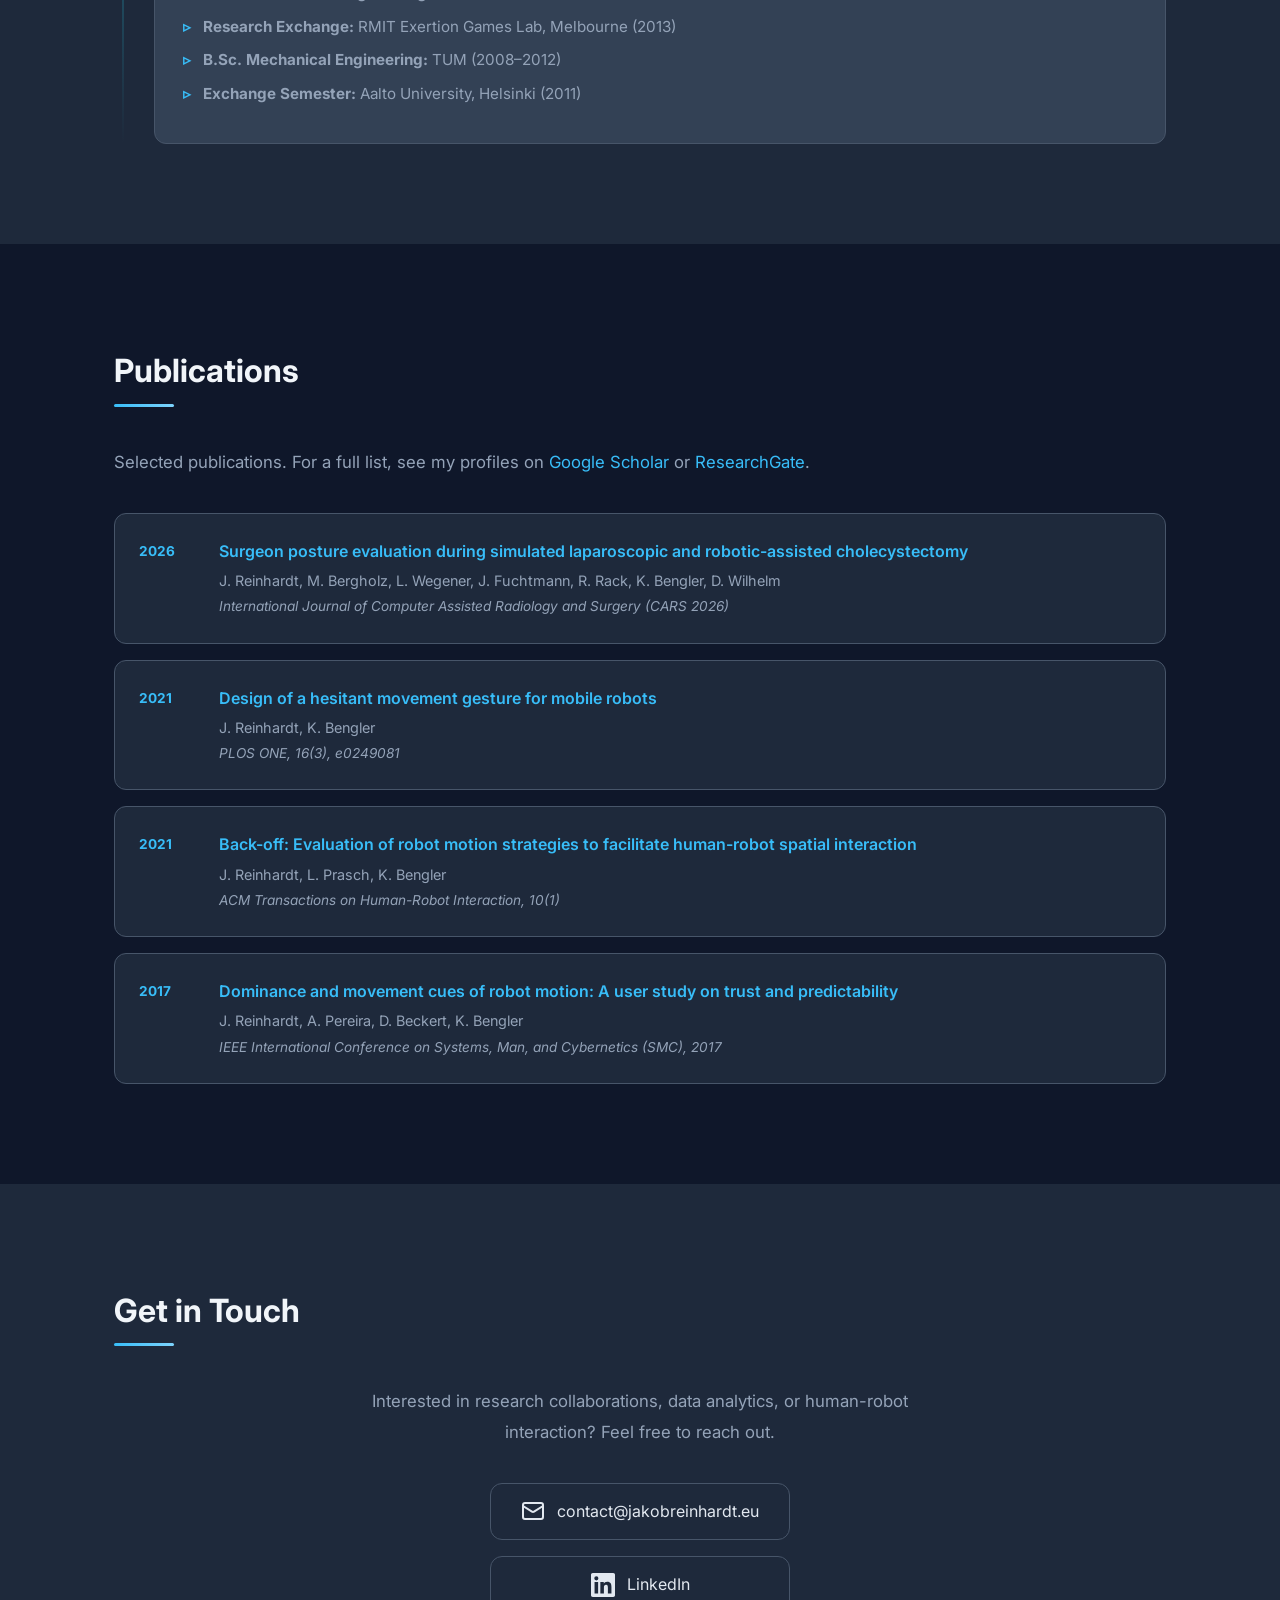
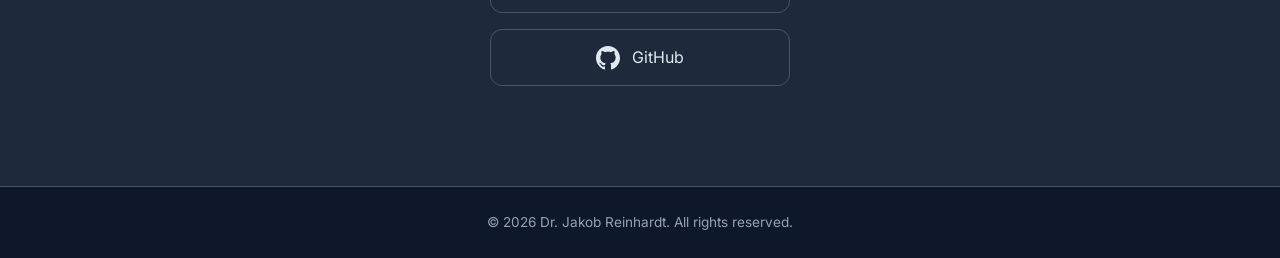
<file: researcher.html>
<!DOCTYPE html>
<html lang="en" translate="no">
<head>
    <meta charset="UTF-8">
    <meta name="google" content="notranslate">
    <meta name="viewport" content="width=device-width, initial-scale=1.0">
    <title>Researcher | Jakob Reinhardt, Dr.-Ing.</title>
    <meta name="description" content="Dr.-Ing. Jakob Reinhardt — Research in Human Factors, Data Analytics, and Robotics for Surgery.">
    <link rel="preconnect" href="https://fonts.googleapis.com">
    <link rel="preconnect" href="https://fonts.gstatic.com" crossorigin>
    <link href="https://fonts.googleapis.com/css2?family=Inter:wght@300;400;500;600;700&display=swap" rel="stylesheet">
    <link rel="stylesheet" href="style.css?v=2026-10-09-2">
</head>
<body class="subpage subpage-researcher">

    <!-- Theme Toggle -->
    <button class="theme-toggle" id="theme-toggle" aria-label="Toggle clean theme" title="Switch design">
        <svg class="theme-toggle-icon icon-clean" viewBox="0 0 24 24" width="22" height="22" fill="none" stroke="currentColor" stroke-width="2"><circle cx="12" cy="12" r="5"/><line x1="12" y1="1" x2="12" y2="3"/><line x1="12" y1="21" x2="12" y2="23"/><line x1="4.22" y1="4.22" x2="5.64" y2="5.64"/><line x1="18.36" y1="18.36" x2="19.78" y2="19.78"/><line x1="1" y1="12" x2="3" y2="12"/><line x1="21" y1="12" x2="23" y2="12"/><line x1="4.22" y1="19.78" x2="5.64" y2="18.36"/><line x1="18.36" y1="5.64" x2="19.78" y2="4.22"/></svg>
        <svg class="theme-toggle-icon icon-dark" viewBox="0 0 24 24" width="22" height="22" fill="none" stroke="currentColor" stroke-width="2"><path d="M21 12.79A9 9 0 1 1 11.21 3 7 7 0 0 0 21 12.79z"/></svg>
    </button>

    <!-- Navigation -->
    <nav class="navbar" id="navbar">
        <div class="nav-container">
            <a href="index.html" class="nav-logo">JR</a>
            <button class="nav-toggle" id="nav-toggle" aria-label="Toggle navigation">
                <span></span><span></span><span></span>
            </button>
            <ul class="nav-links" id="nav-links">
                <li><a href="#introduction">Introduction</a></li>
                <li><a href="#experience">Experience</a></li>
                <li><a href="#publications">Publications</a></li>
                <li><a href="#contact">Contact</a></li>
                <li class="nav-divider"></li>
                <li><a href="investor.html" class="nav-sphere-link">Investor</a></li>
                <li><a href="activities.html" class="nav-sphere-link">Activities</a></li>
            </ul>
        </div>
    </nav>

    <!-- Hero -->
    <section class="sub-hero">
        <div class="container">
            <a href="index.html" class="back-link">&larr; Back</a>
            <span class="sub-hero-label">Researcher</span>
            <h1>Human Factors &amp; Robotics</h1>
            <p>Postdoc researcher at TUM, specializing in human-robot interaction for surgical robotics. PhD in legible robot motion. Background in mechanical engineering with experience in industry data analytics.</p>
            <figure class="sub-hero-photo">
                <img src="images/researcher-cars-2026-2000.jpg"
                     srcset="images/researcher-cars-2026-1200.jpg 1200w, images/researcher-cars-2026-2000.jpg 2000w"
                     sizes="(max-width: 1100px) 100vw, 1052px"
                     width="2000" height="958"
                     alt="Jakob Reinhardt presenting a talk on surgeon posture during laparoscopic and robotic-assisted cholecystectomy to a conference audience">
                <figcaption>Presenting our findings on surgeon posture during laparoscopic and robotic-assisted cholecystectomy at CARS 2026.</figcaption>
            </figure>
        </div>
    </section>

    <!-- Introduction Section -->
    <section class="section" id="introduction">
        <div class="container">
            <h2 class="section-title">Introduction</h2>
            <div class="about-text">
                <p>
                    I'm a postdoctoral researcher at the <strong>Chair of Ergonomics, Technical University of Munich (TUM)</strong>,
                    where I lead the <em>Robotics For Life and Healthcare</em> research group. My work focuses on
                    Human Factors in Robotic Assisted Surgery, bringing together my expertise in data analytics,
                    user research, and human-robot interaction.
                </p>
                <p>
                    Previously, I worked as a Data Analyst at <strong>Corpuls</strong>, a leading medical device company,
                    where I developed data analysis concepts for post-market clinical follow-up studies using real-world rescue mission data.
                </p>
                <p>
                    My academic path includes a PhD at TUM on legible robot motion, an M.Sc. and B.Sc. in Mechanical Engineering from TUM,
                    and research exchanges at RMIT Melbourne and Aalto University Helsinki.
                </p>
            </div>
        </div>
    </section>

    <!-- Experience Section -->
    <section class="section section-alt" id="experience">
        <div class="container">
            <h2 class="section-title">Experience</h2>
            <div class="timeline">
                <div class="timeline-item">
                    <div class="timeline-marker"></div>
                    <div class="timeline-content">
                        <span class="timeline-date">2025 &mdash; Present</span>
                        <h3>Postdoc Researcher</h3>
                        <h4>Chair of Ergonomics, TUM</h4>
                        <ul>
                            <li>Research on Human Factors in Robotic Assisted Surgery</li>
                            <li>Group Lead: Robotics For Life and Healthcare</li>
                            <li>Speaker of the <a href="https://fornero.ed.tum.de/" target="_blank" rel="noopener">ForNeRo Project</a></li>
                            <li>Teaching: Seminar on Human-Robot Interaction</li>
                        </ul>
                    </div>
                </div>
                <div class="timeline-item">
                    <div class="timeline-marker"></div>
                    <div class="timeline-content">
                        <span class="timeline-date">2021 &mdash; 2025</span>
                        <h3>Data Analyst</h3>
                        <h4>Corpuls</h4>
                        <ul>
                            <li>Developed data analysis concepts for post-market clinical follow-up studies using medical field data from rescue missions</li>
                            <li>Released enterprise-wide Python tools for data analysis</li>
                            <li>Supported analytics software and data product development</li>
                            <li>Managed cross-department data requirements</li>
                            <li>Led inferential statistics workshops</li>
                            <li>Analyzed annotator behavior for dataset quality control</li>
                        </ul>
                    </div>
                </div>
                <div class="timeline-item">
                    <div class="timeline-marker"></div>
                    <div class="timeline-content">
                        <span class="timeline-date">2016 &mdash; 2021</span>
                        <h3>Research Associate &amp; PhD Candidate</h3>
                        <h4>Chair of Ergonomics, TUM</h4>
                        <ul>
                            <li><strong>UNICARagil:</strong> Researched legible motion for robots and automated vehicles</li>
                            <li><strong>IMAGinE:</strong> Designed human-machine interfaces for cooperative automated maneuver planning</li>
                            <li><strong>Quick-Check Digitalization:</strong> Consulted medium-sized businesses on Industry 4.0 applications</li>
                            <li>Taught the lab course on system ergonomics</li>
                            <li>Supervised 20 bachelor and master theses</li>
                            <li>Acquired a <a href="https://gepris.dfg.de/gepris/projekt/453461364" target="_blank" rel="noopener">DFG project</a></li>
                            <li>Strategic advisory board of the institute, establishing a strong link to MIRMI</li>
                        </ul>
                    </div>
                </div>
                <div class="timeline-item">
                    <div class="timeline-marker"></div>
                    <div class="timeline-content">
                        <span class="timeline-date">Education</span>
                        <h3>Academic Background</h3>
                        <h4>TUM, RMIT Melbourne, Aalto University</h4>
                        <ul>
                            <li><strong>PhD (Dr.-Ing.):</strong> Parametrization and evaluation of legible motion for human-robot interaction (TUM, 2016–2021)</li>
                            <li><strong>M.Sc. Mechanical Engineering:</strong> TUM (2013–2015)</li>
                            <li><strong>Research Exchange:</strong> RMIT Exertion Games Lab, Melbourne (2013)</li>
                            <li><strong>B.Sc. Mechanical Engineering:</strong> TUM (2008–2012)</li>
                            <li><strong>Exchange Semester:</strong> Aalto University, Helsinki (2011)</li>
                        </ul>
                    </div>
                </div>
            </div>
        </div>
    </section>

    <!-- Publications Section -->
    <section class="section" id="publications">
        <div class="container">
            <h2 class="section-title">Publications</h2>
            <p class="section-intro">Selected publications. For a full list, see my profiles on 
                <a href="https://scholar.google.com/citations?user=PLACEHOLDER" target="_blank" rel="noopener">Google Scholar</a> or 
                <a href="https://www.researchgate.net/" target="_blank" rel="noopener">ResearchGate</a>.
            </p>
            <div class="publications-list">
                <div class="publication-item">
                    <span class="pub-year">2026</span>
                    <div class="pub-content">
                        <h3><a href="https://link.springer.com/article/10.1007/s11548-026-03666-4" target="_blank" rel="noopener">Surgeon posture evaluation during simulated laparoscopic and robotic-assisted cholecystectomy</a></h3>
                        <p class="pub-authors">J. Reinhardt, M. Bergholz, L. Wegener, J. Fuchtmann, R. Rack, K. Bengler, D. Wilhelm</p>
                        <p class="pub-venue">International Journal of Computer Assisted Radiology and Surgery (CARS 2026)</p>
                    </div>
                </div>
                <div class="publication-item">
                    <span class="pub-year">2021</span>
                    <div class="pub-content">
                        <h3><a href="https://journals.plos.org/plosone/article?id=10.1371/journal.pone.0249081" target="_blank" rel="noopener">Design of a hesitant movement gesture for mobile robots</a></h3>
                        <p class="pub-authors">J. Reinhardt, K. Bengler</p>
                        <p class="pub-venue">PLOS ONE, 16(3), e0249081</p>
                    </div>
                </div>
                <div class="publication-item">
                    <span class="pub-year">2021</span>
                    <div class="pub-content">
                        <h3><a href="https://dl.acm.org/doi/abs/10.1145/3418303" target="_blank" rel="noopener">Back-off: Evaluation of robot motion strategies to facilitate human-robot spatial interaction</a></h3>
                        <p class="pub-authors">J. Reinhardt, L. Prasch, K. Bengler</p>
                        <p class="pub-venue">ACM Transactions on Human-Robot Interaction, 10(1)</p>
                    </div>
                </div>
                <div class="publication-item">
                    <span class="pub-year">2017</span>
                    <div class="pub-content">
                        <h3><a href="https://ieeexplore.ieee.org/document/8122825" target="_blank" rel="noopener">Dominance and movement cues of robot motion: A user study on trust and predictability</a></h3>
                        <p class="pub-authors">J. Reinhardt, A. Pereira, D. Beckert, K. Bengler</p>
                        <p class="pub-venue">IEEE International Conference on Systems, Man, and Cybernetics (SMC), 2017</p>
                    </div>
                </div>
            </div>
        </div>
    </section>

    <!-- Contact Section -->
    <section class="section section-alt" id="contact">
        <div class="container">
            <h2 class="section-title">Get in Touch</h2>
            <div class="contact-content">
                <p class="contact-text">
                    Interested in research collaborations, data analytics, or human-robot interaction? Feel free to reach out.
                </p>
                <div class="contact-links">
                    <a href="mailto:contact@jakobreinhardt.eu" class="contact-link">
                        <svg viewBox="0 0 24 24" width="24" height="24" fill="none" stroke="currentColor" stroke-width="2"><rect x="2" y="4" width="20" height="16" rx="2"/><path d="m22 7-8.97 5.7a1.94 1.94 0 0 1-2.06 0L2 7"/></svg>
                        <span>contact@jakobreinhardt.eu</span>
                    </a>
                    <a href="https://www.linkedin.com/in/jakob-reinhardt-939b8283/" target="_blank" rel="noopener" class="contact-link">
                        <svg viewBox="0 0 24 24" width="24" height="24" fill="currentColor"><path d="M20.447 20.452h-3.554v-5.569c0-1.328-.027-3.037-1.852-3.037-1.853 0-2.136 1.445-2.136 2.939v5.667H9.351V9h3.414v1.561h.046c.477-.9 1.637-1.85 3.37-1.85 3.601 0 4.267 2.37 4.267 5.455v6.286zM5.337 7.433a2.062 2.062 0 0 1-2.063-2.065 2.064 2.064 0 1 1 2.063 2.065zm1.782 13.019H3.555V9h3.564v11.452zM22.225 0H1.771C.792 0 0 .774 0 1.729v20.542C0 23.227.792 24 1.771 24h20.451C23.2 24 24 23.227 24 22.271V1.729C24 .774 23.2 0 22.222 0h.003z"/></svg>
                        <span>LinkedIn</span>
                    </a>
                    <a href="https://github.com/jakobreinhardt" target="_blank" rel="noopener" class="contact-link">
                        <svg viewBox="0 0 24 24" width="24" height="24" fill="currentColor"><path d="M12 0c-6.626 0-12 5.373-12 12 0 5.302 3.438 9.8 8.207 11.387.599.111.793-.261.793-.577v-2.234c-3.338.726-4.033-1.416-4.033-1.416-.546-1.387-1.333-1.756-1.333-1.756-1.089-.745.083-.729.083-.729 1.205.084 1.839 1.237 1.839 1.237 1.07 1.834 2.807 1.304 3.492.997.107-.775.418-1.305.762-1.604-2.665-.305-5.467-1.334-5.467-5.931 0-1.311.469-2.381 1.236-3.221-.124-.303-.535-1.524.117-3.176 0 0 1.008-.322 3.301 1.23.957-.266 1.983-.399 3.003-.404 1.02.005 2.047.138 3.006.404 2.291-1.552 3.297-1.23 3.297-1.23.653 1.653.242 2.874.118 3.176.77.84 1.235 1.911 1.235 3.221 0 4.609-2.807 5.624-5.479 5.921.43.372.823 1.102.823 2.222v3.293c0 .319.192.694.801.576 4.765-1.589 8.199-6.086 8.199-11.386 0-6.627-5.373-12-12-12z"/></svg>
                        <span>GitHub</span>
                    </a>
                </div>
            </div>
        </div>
    </section>

    <!-- Footer -->
    <footer class="footer">
        <div class="container">
            <p>&copy; 2026 Dr. Jakob Reinhardt. All rights reserved.</p>
        </div>
    </footer>

    <script src="script.js?v=2026-10-09-2"></script>
</body>
</html>
</file>
<file: style.css>
/* ===== CSS Variables & Reset ===== */
:root {
    --color-bg: #0f172a;
    --color-bg-alt: #1e293b;
    --color-surface: #334155;
    --color-primary: #38bdf8;
    --color-primary-dark: #0284c7;
    --color-accent: #22d3ee;
    --color-text: #e2e8f0;
    --color-text-muted: #94a3b8;
    --color-text-heading: #f1f5f9;
    --color-border: #475569;
    --color-researcher: #38bdf8;
    --color-investor: #a78bfa;
    --color-activities: #34d399;
    --font-family: 'Inter', -apple-system, BlinkMacSystemFont, 'Segoe UI', Roboto, sans-serif;
    --max-width: 1100px;
    --radius: 12px;
    --transition: 0.3s ease;
}

*, *::before, *::after {
    margin: 0;
    padding: 0;
    box-sizing: border-box;
}

html {
    scroll-behavior: smooth;
    scroll-padding-top: 80px;
}

body {
    font-family: var(--font-family);
    background-color: var(--color-bg);
    color: var(--color-text);
    line-height: 1.7;
    -webkit-font-smoothing: antialiased;
}

a {
    color: var(--color-primary);
    text-decoration: none;
    transition: color var(--transition);
}

a:hover {
    color: var(--color-accent);
}

img {
    max-width: 100%;
    height: auto; /* keep the aspect ratio when max-width shrinks an img with width/height attributes */
    display: block;
}

/* ===== Layout ===== */
.container {
    max-width: var(--max-width);
    margin: 0 auto;
    padding: 0 24px;
}

.section {
    padding: 100px 0;
}

.section-alt {
    background-color: var(--color-bg-alt);
}

.section-title {
    font-size: 2rem;
    font-weight: 700;
    color: var(--color-text-heading);
    margin-bottom: 48px;
    position: relative;
    display: inline-block;
}

.section-title::after {
    content: '';
    position: absolute;
    bottom: -8px;
    left: 0;
    width: 60px;
    height: 3px;
    background: linear-gradient(90deg, var(--color-primary), var(--color-accent));
    border-radius: 2px;
}

.section-intro {
    color: var(--color-text-muted);
    font-size: 1.05rem;
    line-height: 1.8;
    margin-bottom: 36px;
    max-width: 700px;
}

.section-subtitle {
    font-size: 1.25rem;
    font-weight: 600;
    color: var(--color-text-muted);
    margin-bottom: 24px;
    margin-top: 12px;
    letter-spacing: 0.02em;
}

.section-subtitle + .portfolio-grid {
    margin-bottom: 48px;
}

.section-subtitle-note {
    font-weight: 400;
    font-size: 0.9rem;
    opacity: 0.65;
}

/* Sphere-specific accent colors */
.subpage-researcher .section-title::after { background: linear-gradient(90deg, var(--color-researcher), #7dd3fc); }
.subpage-investor .section-title::after { background: linear-gradient(90deg, var(--color-investor), #c4b5fd); }
.subpage-activities .section-title::after { background: linear-gradient(90deg, var(--color-activities), #6ee7b7); }

/* ===== Navbar ===== */
.navbar {
    position: fixed;
    top: 0;
    left: 0;
    right: 0;
    z-index: 1000;
    background: rgba(15, 23, 42, 0.85);
    backdrop-filter: blur(12px);
    border-bottom: 1px solid rgba(71, 85, 105, 0.3);
    transition: background var(--transition);
}

.nav-container {
    max-width: var(--max-width);
    margin: 0 auto;
    padding: 0 24px;
    display: flex;
    align-items: center;
    justify-content: space-between;
    height: 64px;
}

.nav-logo {
    font-size: 1.5rem;
    font-weight: 700;
    color: var(--color-primary);
    letter-spacing: -0.5px;
}

.nav-logo:hover {
    color: var(--color-accent);
}

.nav-links {
    display: flex;
    list-style: none;
    gap: 32px;
    align-items: center;
}

.nav-links a {
    color: var(--color-text-muted);
    font-size: 0.9rem;
    font-weight: 500;
    transition: color var(--transition);
    position: relative;
}

.nav-links a::after {
    content: '';
    position: absolute;
    bottom: -4px;
    left: 0;
    width: 0;
    height: 2px;
    background: var(--color-primary);
    transition: width var(--transition);
}

.nav-links a:hover {
    color: var(--color-text-heading);
}

.nav-links a:hover::after {
    width: 100%;
}

.nav-divider {
    width: 1px;
    height: 20px;
    background: var(--color-border);
}

.nav-sphere-link {
    opacity: 0.7;
    font-size: 0.8rem !important;
}

.nav-sphere-link:hover {
    opacity: 1;
}

.nav-toggle {
    display: none;
    flex-direction: column;
    gap: 5px;
    background: none;
    border: none;
    cursor: pointer;
    padding: 4px;
}

.nav-toggle span {
    width: 24px;
    height: 2px;
    background: var(--color-text);
    transition: var(--transition);
    border-radius: 2px;
}

/* ===== Entry Page ===== */
.entry-hero {
    min-height: 45vh;
    display: flex;
    align-items: center;
    justify-content: center;
    text-align: center;
    padding: 80px 24px 40px;
    position: relative;
}

.entry-hero::before {
    content: '';
    position: absolute;
    top: -40%;
    left: 50%;
    transform: translateX(-50%);
    width: 800px;
    height: 800px;
    background: radial-gradient(circle, rgba(56, 189, 248, 0.06) 0%, transparent 60%);
    pointer-events: none;
}

.entry-hero-content {
    position: relative;
    z-index: 1;
}

.entry-portrait {
    width: 168px;
    height: 168px;
    margin: 0 auto 28px;
    border-radius: 50%;
    object-fit: cover;
    border: 4px solid var(--color-bg);
    box-shadow: 0 0 0 2px rgba(56, 189, 248, 0.5), 0 16px 40px rgba(0, 0, 0, 0.35);
}

.entry-greeting {
    font-size: 1.1rem;
    color: var(--color-primary);
    font-weight: 500;
    margin-bottom: 8px;
    letter-spacing: 0.5px;
}

.entry-name {
    font-size: 3.5rem;
    font-weight: 700;
    color: var(--color-text-heading);
    line-height: 1.15;
    margin-bottom: 12px;
}

.entry-suffix {
    color: var(--color-text-muted);
    font-weight: 400;
    font-size: 2rem;
}

.entry-tagline {
    font-size: 1.2rem;
    color: var(--color-text-muted);
    font-weight: 400;
}

/* ===== Three Spheres ===== */
.spheres {
    display: grid;
    grid-template-columns: repeat(3, 1fr);
    gap: 24px;
    max-width: var(--max-width);
    margin: 0 auto;
    padding: 40px 24px 100px;
}

.sphere {
    display: flex;
    flex-direction: column;
    align-items: center;
    text-align: center;
    padding: 48px 32px;
    border: 1px solid var(--color-border);
    border-radius: var(--radius);
    background: var(--color-bg-alt);
    transition: all var(--transition);
    text-decoration: none;
    position: relative;
    overflow: hidden;
}

.sphere::before {
    content: '';
    position: absolute;
    top: 0;
    left: 0;
    right: 0;
    height: 3px;
    opacity: 0;
    transition: opacity var(--transition);
}

.sphere-researcher::before { background: linear-gradient(90deg, var(--color-researcher), #7dd3fc); }
.sphere-investor::before { background: linear-gradient(90deg, var(--color-investor), #c4b5fd); }
.sphere-activities::before { background: linear-gradient(90deg, var(--color-activities), #6ee7b7); }

.sphere:hover {
    transform: translateY(-8px);
    border-color: transparent;
    box-shadow: 0 20px 40px rgba(0, 0, 0, 0.3);
}

.sphere:hover::before {
    opacity: 1;
}

.sphere-researcher:hover { border-color: var(--color-researcher); }
.sphere-investor:hover { border-color: var(--color-investor); }
.sphere-activities:hover { border-color: var(--color-activities); }

.sphere-icon {
    display: none;
    margin-bottom: 20px;
    color: var(--color-text-muted);
    transition: color var(--transition);
}

.sphere-researcher:hover .sphere-icon { color: var(--color-researcher); }
.sphere-investor:hover .sphere-icon { color: var(--color-investor); }
.sphere-activities:hover .sphere-icon { color: var(--color-activities); }

.sphere h2 {
    font-size: 1.5rem;
    font-weight: 700;
    color: var(--color-text-heading);
    margin-bottom: 12px;
}

.sphere p {
    font-size: 0.95rem;
    color: var(--color-text-muted);
    line-height: 1.6;
    margin-bottom: 20px;
}

.sphere-arrow {
    font-size: 1.5rem;
    color: var(--color-text-muted);
    transition: all var(--transition);
}

.sphere:hover .sphere-arrow {
    transform: translateX(6px);
}
.sphere-researcher:hover .sphere-arrow { color: var(--color-researcher); }
.sphere-investor:hover .sphere-arrow { color: var(--color-investor); }
.sphere-activities:hover .sphere-arrow { color: var(--color-activities); }

/* ===== Sub-page Hero ===== */
.sub-hero {
    padding: 120px 0 60px;
    position: relative;
}

.sub-hero::before {
    content: '';
    position: absolute;
    top: 0;
    left: 0;
    right: 0;
    bottom: 0;
    background: linear-gradient(135deg, rgba(56, 189, 248, 0.04) 0%, transparent 60%);
    pointer-events: none;
}

.subpage-investor .sub-hero::before {
    background: linear-gradient(135deg, rgba(167, 139, 250, 0.04) 0%, transparent 60%);
}

.subpage-activities .sub-hero::before {
    background: linear-gradient(135deg, rgba(52, 211, 153, 0.04) 0%, transparent 60%);
}

.back-link {
    display: inline-flex;
    align-items: center;
    font-size: 0.9rem;
    color: var(--color-text-muted);
    margin-bottom: 24px;
    transition: color var(--transition);
}

.back-link:hover {
    color: var(--color-primary);
}

.sub-hero-label {
    display: inline-block;
    font-size: 0.85rem;
    font-weight: 600;
    letter-spacing: 1.5px;
    text-transform: uppercase;
    margin-bottom: 12px;
}

.subpage-researcher .sub-hero-label { color: var(--color-researcher); }
.subpage-investor .sub-hero-label { color: var(--color-investor); }
.subpage-activities .sub-hero-label { color: var(--color-activities); }

.sub-hero h1 {
    font-size: 2.8rem;
    font-weight: 700;
    color: var(--color-text-heading);
    line-height: 1.2;
    margin-bottom: 16px;
}

.sub-hero p {
    font-size: 1.1rem;
    color: var(--color-text-muted);
    max-width: 650px;
    line-height: 1.8;
}

/* Wide photo below the hero text — one per sphere page */
.sub-hero-photo {
    position: relative; /* paint above the .sub-hero::before tint */
    margin-top: 40px;
}

.sub-hero-photo img {
    width: 100%;
    height: auto;
    border-radius: var(--radius);
    border: 1px solid var(--color-border);
    box-shadow: 0 20px 40px rgba(0, 0, 0, 0.3);
}

.sub-hero-photo figcaption {
    margin-top: 14px;
    padding-left: 12px;
    border-left: 2px solid var(--color-border);
    font-size: 0.85rem;
    color: var(--color-text-muted);
    line-height: 1.6;
}

.subpage-researcher .sub-hero-photo figcaption { border-left-color: var(--color-researcher); }
.subpage-investor .sub-hero-photo figcaption { border-left-color: var(--color-investor); }
.subpage-activities .sub-hero-photo figcaption { border-left-color: var(--color-activities); }

@media (max-width: 600px) {
    /* Wide shots get too small on phones; crop towards the subject instead. */
    .sub-hero-photo img {
        aspect-ratio: 4 / 3;
        object-fit: cover;
        object-position: var(--photo-focus, 35% 50%);
    }
}

/* ===== Buttons ===== */
.btn {
    display: inline-flex;
    align-items: center;
    padding: 12px 28px;
    border-radius: 8px;
    font-size: 0.95rem;
    font-weight: 600;
    transition: all var(--transition);
    cursor: pointer;
    border: none;
    text-decoration: none;
}

.btn-primary {
    background: linear-gradient(135deg, var(--color-primary), var(--color-accent));
    color: var(--color-bg);
}

.btn-primary:hover {
    color: var(--color-bg);
    transform: translateY(-2px);
    box-shadow: 0 8px 24px rgba(56, 189, 248, 0.25);
}

.btn-secondary {
    background: transparent;
    color: var(--color-primary);
    border: 1px solid var(--color-primary);
}

.btn-secondary:hover {
    background: rgba(56, 189, 248, 0.1);
    color: var(--color-accent);
    transform: translateY(-2px);
}

/* ===== About ===== */
.about-grid {
    display: grid;
    grid-template-columns: 1.5fr 1fr;
    gap: 48px;
    align-items: start;
}

.about-text {
    max-width: 720px; /* readable line length when used without .about-grid */
}

.about-text p {
    margin-bottom: 16px;
    color: var(--color-text-muted);
}

.about-text strong {
    color: var(--color-text);
}

.about-highlights {
    display: grid;
    grid-template-columns: 1fr 1fr;
    gap: 16px;
}

.highlight-card {
    background: var(--color-bg-alt);
    border: 1px solid var(--color-border);
    border-radius: var(--radius);
    padding: 20px;
    text-align: center;
    transition: transform var(--transition), border-color var(--transition);
}

.highlight-card:hover {
    transform: translateY(-4px);
    border-color: var(--color-primary);
}

.highlight-icon {
    display: block;
    margin-bottom: 8px;
    color: var(--color-primary);
}

.highlight-logo {
    display: block;
    width: 48px;
    height: 48px;
    max-width: 48px;
    max-height: 48px;
    object-fit: contain;
    margin: 0 auto 8px;
}

.highlight-card h3 {
    font-size: 0.9rem;
    font-weight: 600;
    color: var(--color-text-heading);
    margin-bottom: 4px;
}

.highlight-card p {
    font-size: 0.8rem;
    color: var(--color-text-muted);
}

/* ===== Timeline ===== */
.timeline {
    position: relative;
    padding-left: 40px;
}

.timeline::before {
    content: '';
    position: absolute;
    left: 8px;
    top: 0;
    bottom: 0;
    width: 2px;
    background: linear-gradient(to bottom, var(--color-primary), var(--color-accent), transparent);
}

.timeline-item {
    position: relative;
    margin-bottom: 48px;
}

.timeline-item:last-child {
    margin-bottom: 0;
}

.timeline-marker {
    position: absolute;
    left: -40px;
    top: 6px;
    width: 18px;
    height: 18px;
    border-radius: 50%;
    background: var(--color-bg-alt);
    border: 3px solid var(--color-primary);
    z-index: 1;
}

.timeline-content {
    background: var(--color-surface);
    border: 1px solid var(--color-border);
    border-radius: var(--radius);
    padding: 28px;
    transition: border-color var(--transition), transform var(--transition);
}

.timeline-content:hover {
    border-color: var(--color-primary);
    transform: translateX(4px);
}

.timeline-date {
    font-size: 0.85rem;
    color: var(--color-primary);
    font-weight: 600;
    letter-spacing: 0.5px;
}

.timeline-content h3 {
    font-size: 1.3rem;
    color: var(--color-text-heading);
    margin-top: 4px;
}

.timeline-content h4 {
    font-size: 1rem;
    color: var(--color-text-muted);
    font-weight: 400;
    margin-bottom: 12px;
}

.timeline-content ul {
    list-style: none;
    padding: 0;
}

.timeline-content li {
    position: relative;
    padding-left: 20px;
    margin-bottom: 8px;
    color: var(--color-text-muted);
    font-size: 0.95rem;
}

.timeline-content li::before {
    content: '▹';
    position: absolute;
    left: 0;
    color: var(--color-primary);
    font-weight: bold;
}

/* ===== Skills ===== */
.skills-grid {
    display: grid;
    grid-template-columns: repeat(auto-fit, minmax(280px, 1fr));
    gap: 24px;
}

.skill-category {
    background: var(--color-bg-alt);
    border: 1px solid var(--color-border);
    border-radius: var(--radius);
    padding: 24px;
    transition: border-color var(--transition);
}

.skill-category:hover {
    border-color: var(--color-primary);
}

.skill-category h3 {
    font-size: 0.95rem;
    color: var(--color-text-heading);
    margin-bottom: 14px;
    font-weight: 600;
}

.skill-tags {
    display: flex;
    flex-wrap: wrap;
    gap: 8px;
}

.skill-tag {
    background: rgba(56, 189, 248, 0.1);
    color: var(--color-primary);
    padding: 6px 14px;
    border-radius: 20px;
    font-size: 0.85rem;
    font-weight: 500;
    border: 1px solid rgba(56, 189, 248, 0.2);
    transition: all var(--transition);
}

.skill-tag:hover {
    background: rgba(56, 189, 248, 0.2);
    border-color: var(--color-primary);
}

/* ===== Education ===== */
.education-grid {
    display: grid;
    grid-template-columns: repeat(auto-fit, minmax(300px, 1fr));
    gap: 20px;
}

.education-card {
    background: var(--color-surface);
    border: 1px solid var(--color-border);
    border-radius: var(--radius);
    padding: 24px;
    transition: border-color var(--transition), transform var(--transition);
}

.education-card:hover {
    border-color: var(--color-primary);
    transform: translateY(-4px);
}

.education-year {
    font-size: 0.85rem;
    color: var(--color-primary);
    font-weight: 600;
}

.education-card h3 {
    font-size: 1.1rem;
    color: var(--color-text-heading);
    margin-top: 4px;
}

.education-card h4 {
    font-size: 0.9rem;
    color: var(--color-text-muted);
    font-weight: 400;
    margin-bottom: 4px;
}

.thesis-title {
    font-size: 0.88rem;
    color: var(--color-text-muted);
    margin-top: 8px;
    line-height: 1.5;
}

/* ===== Engagement ===== */
.engagement-grid {
    display: grid;
    grid-template-columns: repeat(auto-fit, minmax(280px, 1fr));
    gap: 20px;
}

.engagement-card {
    background: var(--color-bg-alt);
    border: 1px solid var(--color-border);
    border-radius: var(--radius);
    padding: 24px;
    text-align: center;
    transition: border-color var(--transition), transform var(--transition);
}

.engagement-card:hover {
    border-color: var(--color-primary);
    transform: translateY(-4px);
}

.engagement-icon {
    font-size: 2.2rem;
    display: block;
    margin-bottom: 12px;
}

.engagement-card h3 {
    font-size: 1.05rem;
    color: var(--color-text-heading);
    margin-bottom: 4px;
}

.engagement-date {
    font-size: 0.8rem;
    color: var(--color-primary);
    font-weight: 600;
    display: block;
    margin-bottom: 8px;
}

.engagement-card p {
    font-size: 0.9rem;
    color: var(--color-text-muted);
    line-height: 1.6;
}

/* ===== Publications ===== */
.publications-list {
    display: flex;
    flex-direction: column;
    gap: 16px;
}

.publication-item {
    display: flex;
    gap: 20px;
    align-items: flex-start;
    background: var(--color-bg-alt);
    border: 1px solid var(--color-border);
    border-radius: var(--radius);
    padding: 24px;
    transition: border-color var(--transition);
}

.publication-item:hover {
    border-color: var(--color-researcher);
}

.pub-year {
    font-size: 0.85rem;
    font-weight: 700;
    color: var(--color-researcher);
    white-space: nowrap;
    min-width: 60px;
    padding-top: 2px;
}

.pub-content h3 {
    font-size: 1rem;
    color: var(--color-text-heading);
    margin-bottom: 4px;
    font-weight: 600;
}

.pub-authors {
    font-size: 0.9rem;
    color: var(--color-text-muted);
    margin-bottom: 2px;
}

.pub-venue {
    font-size: 0.85rem;
    color: var(--color-text-muted);
    font-style: italic;
}

/* ===== Investment Cards ===== */
.investment-grid {
    display: grid;
    grid-template-columns: repeat(auto-fit, minmax(240px, 1fr));
    gap: 20px;
    margin-bottom: 40px;
}

.investment-card {
    background: var(--color-bg-alt);
    border: 1px solid var(--color-border);
    border-radius: var(--radius);
    padding: 28px;
    text-align: center;
    transition: border-color var(--transition), transform var(--transition);
}

.investment-card:hover {
    border-color: var(--color-investor);
    transform: translateY(-4px);
}

.investment-icon {
    display: block;
    margin-bottom: 12px;
    color: var(--color-investor);
}

.investment-card h3 {
    font-size: 1.05rem;
    color: var(--color-text-heading);
    margin-bottom: 8px;
}

.investment-card p {
    font-size: 0.9rem;
    color: var(--color-text-muted);
    line-height: 1.6;
}

.investment-note {
    background: var(--color-surface);
    border: 1px solid var(--color-border);
    border-radius: var(--radius);
    padding: 28px;
}

.investment-note h3 {
    font-size: 1.1rem;
    color: var(--color-text-heading);
    margin-bottom: 12px;
}

.investment-note ul {
    list-style: none;
    padding: 0;
}

.investment-note li {
    position: relative;
    padding-left: 20px;
    margin-bottom: 8px;
    color: var(--color-text-muted);
    font-size: 0.95rem;
}

.investment-note li::before {
    content: '▹';
    position: absolute;
    left: 0;
    color: var(--color-investor);
}

/* ===== Portfolio (Investor) ===== */
.portfolio-grid {
    display: grid;
    gap: 20px;
    max-width: 800px;
    margin-inline: auto;
}

.portfolio-card {
    display: flex;
    align-items: center;
    gap: 28px;
    background: var(--color-surface);
    border: 1px solid var(--color-border);
    border-radius: var(--radius);
    padding: 32px;
    text-decoration: none;
    color: inherit;
    transition: border-color var(--transition), transform var(--transition);
}

.portfolio-card:hover {
    border-color: var(--color-investor);
    transform: translateY(-3px);
}

.portfolio-logo {
    flex-shrink: 0;
    width: 100px;
    height: 100px;
    display: flex;
    align-items: center;
    justify-content: center;
    background: #fff;
    border-radius: 12px;
    padding: 12px;
}

.portfolio-logo img {
    max-width: 100%;
    max-height: 100%;
    object-fit: contain;
}

.portfolio-logo-fallback {
    font-size: 1.6rem;
    font-weight: 700;
    color: #1a1a2e;
    letter-spacing: 2px;
}

.portfolio-info {
    flex: 1;
    min-width: 0;
}

.portfolio-info h3 {
    font-size: 1.15rem;
    color: var(--color-text-heading);
    margin-bottom: 8px;
}

.portfolio-desc {
    font-size: 0.92rem;
    color: var(--color-text-muted);
    line-height: 1.6;
    margin-bottom: 12px;
}

.portfolio-tag {
    display: inline-block;
    font-size: 0.75rem;
    font-weight: 500;
    color: var(--color-investor);
    background: rgba(167, 139, 250, 0.1);
    border: 1px solid rgba(167, 139, 250, 0.25);
    border-radius: 20px;
    padding: 3px 12px;
    margin-right: 6px;
    margin-bottom: 4px;
}

.portfolio-arrow {
    flex-shrink: 0;
    font-size: 1.5rem;
    color: var(--color-text-muted);
    transition: color var(--transition), transform var(--transition);
}

.portfolio-card:hover .portfolio-arrow {
    color: var(--color-investor);
    transform: translateX(4px);
}

@media (max-width: 600px) {
    .portfolio-card {
        flex-direction: column;
        text-align: center;
        gap: 16px;
    }
    .portfolio-arrow {
        display: none;
    }
}

/* ===== What I Bring (Investor) ===== */
.bring-list {
    list-style: none;
    padding: 0;
    margin: 0;
    max-width: 720px;
    margin-inline: auto;
}

.bring-item {
    padding: 10px 0;
    border-bottom: 1px solid var(--color-border);
    font-size: 0.95rem;
    color: var(--color-text-muted);
    line-height: 1.6;
}

.bring-item:last-child {
    border-bottom: none;
}

.bring-item strong {
    color: var(--color-text-heading);
    font-weight: 600;
}

/* ===== Activity Feature ===== */
.activity-feature {
    background: var(--color-bg-alt);
    border: 1px solid var(--color-border);
    border-radius: var(--radius);
    padding: 32px;
    margin-bottom: 24px;
    transition: border-color var(--transition);
}

.activity-feature:hover {
    border-color: var(--color-activities);
}

.activity-feature h3 {
    font-size: 1.3rem;
    color: var(--color-text-heading);
    margin-bottom: 4px;
}

.activity-date {
    font-size: 0.85rem;
    color: var(--color-activities);
    font-weight: 600;
    display: block;
    margin-bottom: 12px;
}

.activity-feature p {
    color: var(--color-text-muted);
    margin-bottom: 12px;
    line-height: 1.8;
}

.activity-tags {
    display: flex;
    flex-wrap: wrap;
    gap: 8px;
    margin-top: 16px;
}

.activity-list {
    list-style: none;
    padding: 0;
}

.activity-list li {
    position: relative;
    padding-left: 20px;
    margin-bottom: 8px;
    color: var(--color-text-muted);
}

.activity-list li::before {
    content: '▹';
    position: absolute;
    left: 0;
    color: var(--color-activities);
}

/* ===== Sport Cards ===== */
.sport-grid {
    display: grid;
    grid-template-columns: repeat(auto-fit, minmax(240px, 1fr));
    gap: 20px;
}

.sport-card {
    background: var(--color-surface);
    border: 1px solid var(--color-border);
    border-radius: var(--radius);
    padding: 28px;
    text-align: center;
    transition: border-color var(--transition), transform var(--transition);
}

.sport-card:hover {
    border-color: var(--color-activities);
    transform: translateY(-4px);
}

.sport-icon {
    font-size: 2.5rem;
    display: block;
    margin-bottom: 12px;
}

.sport-card h3 {
    font-size: 1.05rem;
    color: var(--color-text-heading);
    margin-bottom: 8px;
}

.sport-card p {
    font-size: 0.9rem;
    color: var(--color-text-muted);
    line-height: 1.6;
}

/* ===== Selected Tours ===== */
.tour-list {
    display: flex;
    flex-direction: column;
    gap: 16px;
    margin-bottom: 40px;
}

.tour-card {
    display: flex;
    align-items: flex-start;
    gap: 16px;
    background: var(--color-surface);
    border: 1px solid var(--color-border);
    border-radius: var(--radius);
    padding: 24px;
    transition: border-color var(--transition), transform var(--transition);
}

.tour-card:hover {
    border-color: var(--color-activities);
    transform: translateY(-2px);
}

.tour-icon {
    font-size: 1.8rem;
    flex-shrink: 0;
}

.tour-content h3 {
    font-size: 1.05rem;
    color: var(--color-text-heading);
    margin-bottom: 6px;
}

.tour-content p {
    font-size: 0.9rem;
    color: var(--color-text-muted);
    line-height: 1.6;
}

.tour-suggestion {
    background: var(--color-surface);
    border: 1px solid var(--color-border);
    border-radius: var(--radius);
    padding: 28px;
    text-align: center;
}

.tour-suggestion h3 {
    font-size: 1.1rem;
    color: var(--color-text-heading);
    margin-bottom: 6px;
}

.tour-suggestion > p {
    font-size: 0.9rem;
    color: var(--color-text-muted);
    margin-bottom: 16px;
}

.tour-form {
    display: flex;
    flex-direction: column;
    gap: 12px;
    max-width: 520px;
    margin: 0 auto;
}

.tour-input {
    width: 100%;
    padding: 12px 14px;
    font-family: inherit;
    font-size: 0.9rem;
    color: var(--color-text);
    background: var(--color-bg);
    border: 1px solid var(--color-border);
    border-radius: var(--radius);
    resize: vertical;
    transition: border-color var(--transition);
}

.tour-input:focus {
    outline: none;
    border-color: var(--color-activities);
}

.tour-submit-btn {
    align-self: flex-end;
    padding: 10px 24px;
    font-family: inherit;
    font-size: 0.9rem;
    font-weight: 500;
    color: #fff;
    background: var(--color-activities);
    border: none;
    border-radius: var(--radius);
    cursor: pointer;
    transition: opacity var(--transition);
}

.tour-submit-btn:hover {
    opacity: 0.85;
}

.tour-form-note {
    font-size: 0.78rem;
    color: var(--color-text-muted);
    margin-top: 8px;
}

.recent-suggestions {
    margin-top: 1.2rem;
}

.recent-suggestions h4 {
    font-size: 0.9rem;
    margin-bottom: 0.5rem;
    color: var(--color-text);
}

.recent-suggestions ul {
    list-style: none;
    padding: 0;
    margin: 0;
}

.recent-suggestions li {
    font-size: 0.85rem;
    color: var(--color-text-muted);
    padding: 0.5rem 0;
    border-bottom: 1px solid rgba(0,0,0,0.06);
    line-height: 1.4;
}

.recent-suggestions li:last-child {
    border-bottom: none;
}

.sr-only {
    position: absolute;
    width: 1px;
    height: 1px;
    padding: 0;
    margin: -1px;
    overflow: hidden;
    clip: rect(0, 0, 0, 0);
    border: 0;
}

/* ===== Mountain Popularity Chart ===== */
.mountain-chart-section {
    margin-top: 32px;
    margin-bottom: 32px;
}

.mountain-chart-container {
    background: var(--color-surface);
    border: 1px solid var(--color-border);
    border-radius: var(--radius);
    padding: 20px 16px 12px;
    overflow-x: auto;
}

.mountain-chart-container svg {
    display: block;
    width: 100%;
    height: auto;
}

.mountain-chart-container .chart-label {
    fill: var(--color-text-muted);
}

.mountain-chart-container .chart-label-top {
    fill: var(--color-text-heading);
}

.mountain-chart-container .chart-bar {
    fill: var(--color-activities);
}

.mountain-chart-title {
    font-size: 1rem;
    font-weight: 600;
    color: var(--color-text-heading);
    margin-bottom: 16px;
}

.chart-loading {
    font-size: 0.85rem;
    color: var(--color-text-muted);
}

/* ===== Mountain Chat ===== */
.chat-section {
    margin-top: 32px;
}

.chat-title {
    font-size: 1rem;
    font-weight: 600;
    color: var(--color-text-heading);
    margin-bottom: 4px;
}

.chat-intro {
    font-size: 0.85rem;
    color: var(--color-text-muted);
    margin-bottom: 16px;
}

.chat-window {
    background: var(--color-surface);
    border: 1px solid var(--color-border);
    border-radius: var(--radius);
    padding: 20px;
}

.chat-form {
    display: flex;
    flex-direction: column;
    gap: 10px;
}

/* Roomy enough to see a few full sentences while typing. */
.chat-input {
    width: 100%;
    min-height: 110px;
    padding: 14px 16px;
    font-family: inherit;
    font-size: 0.92rem;
    line-height: 1.6;
    color: var(--color-text);
    background: var(--color-bg);
    border: 1px solid var(--color-border);
    border-radius: var(--radius);
    resize: vertical;
    transition: border-color var(--transition);
}

.chat-input:focus {
    outline: none;
    border-color: var(--color-activities);
}

.chat-form-row {
    display: flex;
    align-items: center;
    justify-content: space-between;
    gap: 12px;
}

.chat-hint {
    font-size: 0.72rem;
    color: var(--color-text-muted);
}

.chat-send-btn {
    padding: 10px 26px;
    font-family: inherit;
    font-size: 0.9rem;
    font-weight: 500;
    color: #fff;
    background: var(--color-activities);
    border: none;
    border-radius: var(--radius);
    cursor: pointer;
    transition: opacity var(--transition);
}

.chat-send-btn:hover:not(:disabled) {
    opacity: 0.85;
}

.chat-send-btn:disabled {
    opacity: 0.6;
    cursor: not-allowed;
}

/* ----- live answer, directly under the input ----- */
.chat-answer {
    margin-top: 18px;
    padding: 16px 18px;
    background: var(--color-bg);
    border: 1px solid var(--color-border);
    border-left: 3px solid var(--color-activities);
    border-radius: var(--radius);
}

.chat-answer-q {
    font-size: 0.8rem;
    font-weight: 600;
    color: var(--color-text-muted);
    margin-bottom: 10px;
}

.chat-answer-text {
    font-size: 0.92rem;
    line-height: 1.65;
    color: var(--color-text);
    white-space: pre-wrap;      /* keep the model's paragraph breaks */
    overflow-wrap: anywhere;
}

/* blinking caret while text is still streaming in */
.chat-answer-text::after {
    content: '▍';
    color: var(--color-activities);
    animation: chat-caret 1s steps(1) infinite;
}

.chat-answer:not(:has(.chat-status)) .chat-answer-text::after,
.chat-answer-error .chat-answer-text::after {
    content: none;
}

@keyframes chat-caret {
    0%, 50%   { opacity: 1; }
    50.01%, 100% { opacity: 0; }
}

.chat-status {
    font-size: 0.78rem;
    color: var(--color-text-muted);
    margin-top: 8px;
}

.chat-answer-error {
    border-left-color: #e74c3c;
}

.chat-answer-error .chat-answer-text {
    color: #e74c3c;
}

/* ----- earlier exchanges, newest first ----- */
.chat-history {
    margin-top: 4px;
}

.chat-turn {
    padding: 14px 2px;
    border-top: 1px solid var(--color-border);
}

.chat-turn-q {
    font-size: 0.8rem;
    font-weight: 600;
    color: var(--color-text-muted);
    margin-bottom: 6px;
}

.chat-turn-a {
    font-size: 0.87rem;
    line-height: 1.6;
    color: var(--color-text-muted);
    white-space: pre-wrap;
    overflow-wrap: anywhere;
}

.chat-note {
    font-size: 0.72rem;
    color: var(--color-text-muted);
    margin-top: 14px;
}

@media (max-width: 600px) {
    .chat-window { padding: 16px; }
    .chat-input { min-height: 130px; }
    .chat-form-row { flex-direction: column; align-items: stretch; }
    .chat-send-btn { width: 100%; }
    .chat-hint { text-align: center; }
}

@media (prefers-reduced-motion: reduce) {
    .chat-answer-text::after { animation: none; }
}

/* ===== Contact ===== */
.contact-content {
    text-align: center;
    max-width: 600px;
    margin: 0 auto;
}

.contact-text {
    font-size: 1.05rem;
    color: var(--color-text-muted);
    margin-bottom: 36px;
    line-height: 1.8;
}

.contact-links {
    display: flex;
    flex-direction: column;
    gap: 16px;
    align-items: center;
}

.contact-link {
    display: inline-flex;
    align-items: center;
    gap: 12px;
    padding: 14px 28px;
    border: 1px solid var(--color-border);
    border-radius: var(--radius);
    color: var(--color-text);
    transition: all var(--transition);
    min-width: 300px;
    justify-content: center;
}

.contact-link:hover {
    border-color: var(--color-primary);
    background: rgba(56, 189, 248, 0.05);
    color: var(--color-primary);
    transform: translateY(-2px);
}

.contact-link svg {
    flex-shrink: 0;
}

/* ===== Footer ===== */
.footer {
    text-align: center;
    padding: 24px;
    border-top: 1px solid var(--color-border);
    color: var(--color-text-muted);
    font-size: 0.85rem;
}

/* ===== Responsive ===== */
@media (max-width: 768px) {
    .nav-toggle {
        display: flex;
    }

    .nav-links {
        position: fixed;
        top: 64px;
        left: 0;
        right: 0;
        background: rgba(15, 23, 42, 0.98);
        backdrop-filter: blur(12px);
        flex-direction: column;
        padding: 24px;
        gap: 20px;
        transform: translateY(-120%);
        transition: transform var(--transition);
        border-bottom: 1px solid var(--color-border);
    }

    .nav-links.active {
        transform: translateY(0);
    }

    .nav-divider {
        width: 100%;
        height: 1px;
    }

    .entry-name {
        font-size: 2.4rem;
    }

    .entry-portrait {
        width: 136px;
        height: 136px;
        margin-bottom: 22px;
    }

    .entry-suffix {
        font-size: 1.4rem;
    }

    .spheres {
        grid-template-columns: 1fr;
    }

    .sub-hero h1 {
        font-size: 2rem;
    }

    .about-grid {
        grid-template-columns: 1fr;
    }

    .about-highlights {
        grid-template-columns: 1fr 1fr;
    }

    .timeline {
        padding-left: 30px;
    }

    .timeline-marker {
        left: -30px;
        width: 14px;
        height: 14px;
    }

    .timeline-content {
        padding: 20px;
    }

    .contact-link {
        min-width: auto;
        width: 100%;
    }

    .section {
        padding: 64px 0;
    }

    .publication-item {
        flex-direction: column;
        gap: 8px;
    }
}

@media (max-width: 480px) {
    .entry-name {
        font-size: 1.8rem;
    }

    .entry-suffix {
        font-size: 1.1rem;
        display: block;
    }

    .about-highlights {
        grid-template-columns: 1fr;
    }
}

/* ===== Animations ===== */
@keyframes fadeInUp {
    from {
        opacity: 0;
        transform: translateY(20px);
    }
    to {
        opacity: 1;
        transform: translateY(0);
    }
}

.fade-in {
    opacity: 0;
    transform: translateY(20px);
    transition: opacity 0.6s ease, transform 0.6s ease;
}

.fade-in.visible {
    opacity: 1;
    transform: translateY(0);
}

/* ===== Theme Toggle Button ===== */
.theme-toggle {
    position: fixed;
    bottom: 28px;
    right: 28px;
    z-index: 9999;
    width: 48px;
    height: 48px;
    border-radius: 50%;
    border: 1px solid var(--color-border);
    background: var(--color-bg-alt);
    color: var(--color-text);
    cursor: pointer;
    display: flex;
    align-items: center;
    justify-content: center;
    transition: all var(--transition);
    box-shadow: 0 4px 20px rgba(0,0,0,0.3);
}

.theme-toggle:hover {
    transform: scale(1.1);
    border-color: var(--color-primary);
    color: var(--color-primary);
}

.icon-dark { display: none; }
.icon-clean { display: block; }

/* ===== Sphere Images (shown in both themes) ===== */
.sphere-image {
    display: block;
    width: 100%;
    height: 200px;
    overflow: hidden;
    border-radius: 8px 8px 0 0;
    margin: -48px -32px 24px -32px;
    width: calc(100% + 64px);
}

.sphere-image img {
    width: 100%;
    height: 100%;
    object-fit: cover;
    transition: transform 0.5s ease;
}

.sphere:hover .sphere-image img {
    transform: scale(1.05);
}

/* =============================================================
   CLEAN THEME — Light minimal design inspired by Boston Venture
   ============================================================= */
body.clean-theme {
    --color-bg: #ffffff;
    --color-bg-alt: #f8f9fa;
    --color-surface: #f1f3f5;
    --color-primary: #1a1a2e;
    --color-primary-dark: #0d0d1a;
    --color-accent: #2d2d44;
    --color-text: #333333;
    --color-text-muted: #6c757d;
    --color-text-heading: #1a1a2e;
    --color-border: #e0e0e0;
    --color-researcher: #1a73e8;
    --color-investor: #6d28d9;
    --color-activities: #059669;
}

/* Toggle icon swap */
body.clean-theme .icon-clean { display: none; }
body.clean-theme .icon-dark { display: block; }

body.clean-theme .theme-toggle {
    background: #ffffff;
    border-color: #d0d0d0;
    color: #333;
    box-shadow: 0 2px 12px rgba(0,0,0,0.08);
}

body.clean-theme .theme-toggle:hover {
    border-color: #1a1a2e;
    color: #1a1a2e;
}

/* --- Entry Page --- */
body.clean-theme.entry-page {
    background: #ffffff;
}

body.clean-theme .entry-hero::before {
    background: radial-gradient(circle, rgba(26, 26, 46, 0.03) 0%, transparent 60%);
}

body.clean-theme .entry-portrait {
    border: none;
    box-shadow: 0 8px 30px rgba(0, 0, 0, 0.1);
}

body.clean-theme .entry-greeting {
    color: #6c757d;
    font-weight: 400;
    text-transform: uppercase;
    font-size: 0.9rem;
    letter-spacing: 2px;
}

body.clean-theme .entry-name {
    color: #1a1a2e;
    font-weight: 300;
    font-size: 3.8rem;
    letter-spacing: -1px;
}

body.clean-theme .entry-suffix {
    color: #999;
    font-weight: 300;
}

body.clean-theme .entry-tagline {
    color: #999;
    font-weight: 300;
    font-size: 1.1rem;
    letter-spacing: 1px;
}

/* --- Spheres in clean theme: show image, hide icon --- */
body.clean-theme .sphere-image {
    display: block;
}

body.clean-theme .sphere-icon {
    display: none;
}

body.clean-theme .sphere {
    border: none;
    background: #ffffff;
    border-radius: 12px;
    box-shadow: 0 2px 20px rgba(0,0,0,0.06);
    padding: 0;
    overflow: hidden;
    text-align: left;
}

body.clean-theme .sphere-image {
    margin: 0;
    width: 100%;
    height: 220px;
    border-radius: 0;
}

body.clean-theme .sphere h2,
body.clean-theme .sphere p,
body.clean-theme .sphere-arrow {
    padding-left: 28px;
    padding-right: 28px;
}

body.clean-theme .sphere h2 {
    font-size: 1.4rem;
    font-weight: 600;
    color: #1a1a2e;
    margin-top: 24px;
    margin-bottom: 8px;
}

body.clean-theme .sphere p {
    font-size: 0.9rem;
    color: #888;
    margin-bottom: 20px;
}

body.clean-theme .sphere-arrow {
    padding-bottom: 28px;
    color: #bbb;
}

body.clean-theme .sphere::before {
    display: none;
}

body.clean-theme .sphere:hover {
    transform: translateY(-6px);
    box-shadow: 0 12px 40px rgba(0,0,0,0.1);
    border-color: transparent;
}

body.clean-theme .sphere-researcher:hover { border-color: transparent; }
body.clean-theme .sphere-investor:hover { border-color: transparent; }
body.clean-theme .sphere-activities:hover { border-color: transparent; }

body.clean-theme .sphere:hover .sphere-arrow { color: #1a1a2e; }

/* --- Navbar --- */
body.clean-theme .navbar {
    background: rgba(255, 255, 255, 0.92);
    backdrop-filter: blur(16px);
    border-bottom: 1px solid #eee;
}

body.clean-theme .nav-logo {
    color: #1a1a2e;
    font-weight: 700;
}

body.clean-theme .nav-logo:hover {
    color: #444;
}

body.clean-theme .nav-links a {
    color: #888;
}

body.clean-theme .nav-links a:hover {
    color: #1a1a2e;
}

body.clean-theme .nav-links a::after {
    background: #1a1a2e;
}

body.clean-theme .nav-divider {
    background: #ddd;
}

body.clean-theme .nav-toggle span {
    background: #1a1a2e;
}

/* --- Sub Hero --- */
body.clean-theme .sub-hero {
    padding-top: 140px;
}

body.clean-theme .sub-hero::before {
    background: none;
}

body.clean-theme .back-link {
    color: #999;
}

body.clean-theme .back-link:hover {
    color: #1a1a2e;
}

body.clean-theme .sub-hero-label {
    color: #999;
    font-weight: 500;
    letter-spacing: 3px;
}

body.clean-theme .sub-hero h1 {
    font-weight: 300;
    font-size: 3rem;
    color: #1a1a2e;
    letter-spacing: -0.5px;
}

body.clean-theme .sub-hero p {
    color: #888;
    font-weight: 300;
}

body.clean-theme .sub-hero-photo img {
    border: none;
    box-shadow: 0 2px 20px rgba(0, 0, 0, 0.06);
}

body.clean-theme .sub-hero-photo figcaption {
    border-left-color: #1a1a2e;
    color: #999;
    font-weight: 300;
}

/* --- Sections --- */
body.clean-theme .section-alt {
    background: #f8f9fa;
}

body.clean-theme .section-title {
    font-weight: 300;
    font-size: 2.2rem;
    color: #1a1a2e;
    letter-spacing: -0.5px;
}

body.clean-theme .section-title::after {
    background: #1a1a2e;
    height: 2px;
    width: 40px;
}

body.clean-theme.subpage-researcher .section-title::after,
body.clean-theme.subpage-investor .section-title::after,
body.clean-theme.subpage-activities .section-title::after {
    background: #1a1a2e;
}

body.clean-theme .section-intro {
    color: #888;
    font-weight: 300;
}

/* --- Cards --- */
body.clean-theme .highlight-card,
body.clean-theme .skill-category,
body.clean-theme .education-card,
body.clean-theme .engagement-card,
body.clean-theme .investment-card,
body.clean-theme .sport-card,
body.clean-theme .activity-feature,
body.clean-theme .tour-card,
body.clean-theme .tour-suggestion {
    background: #ffffff;
    border: 1px solid #eee;
    box-shadow: 0 1px 8px rgba(0,0,0,0.04);
}

body.clean-theme .highlight-card:hover,
body.clean-theme .skill-category:hover,
body.clean-theme .education-card:hover,
body.clean-theme .engagement-card:hover,
body.clean-theme .investment-card:hover,
body.clean-theme .sport-card:hover,
body.clean-theme .activity-feature:hover,
body.clean-theme .tour-card:hover {
    border-color: #ccc;
    box-shadow: 0 4px 20px rgba(0,0,0,0.06);
}

body.clean-theme .tour-input {
    background: #f9f9fb;
    border-color: #ddd;
    color: #1a1a2e;
}

body.clean-theme .tour-input:focus {
    border-color: #888;
}

/* --- Timeline --- */
body.clean-theme .timeline::before {
    background: linear-gradient(to bottom, #ddd, #eee, transparent);
}

body.clean-theme .timeline-marker {
    background: #fff;
    border-color: #1a1a2e;
}

body.clean-theme .timeline-content {
    background: #ffffff;
    border: 1px solid #eee;
    box-shadow: 0 1px 8px rgba(0,0,0,0.04);
}

body.clean-theme .timeline-content:hover {
    border-color: #ccc;
}

body.clean-theme .timeline-date {
    color: #999;
}

body.clean-theme .timeline-content li::before {
    color: #1a1a2e;
}

/* --- Publications --- */
body.clean-theme .publication-item {
    background: #ffffff;
    border: 1px solid #eee;
}

body.clean-theme .publication-item:hover {
    border-color: #ccc;
}

body.clean-theme .pub-year {
    color: #999;
}

/* --- Portfolio --- */
body.clean-theme .portfolio-card {
    background: #ffffff;
    border: 1px solid #eee;
    box-shadow: 0 1px 8px rgba(0,0,0,0.04);
}

body.clean-theme .portfolio-card:hover {
    border-color: #ccc;
    box-shadow: 0 4px 20px rgba(0,0,0,0.06);
}

body.clean-theme .portfolio-tag {
    color: #666;
    background: #f0f0f0;
    border-color: #ddd;
}

/* --- Skill Tags --- */
body.clean-theme .skill-tag {
    background: #f0f0f0;
    color: #555;
    border-color: #ddd;
}

body.clean-theme .skill-tag:hover {
    background: #e8e8e8;
    border-color: #ccc;
}

/* --- Buttons --- */
body.clean-theme .btn-primary {
    background: #1a1a2e;
    color: #fff;
}

body.clean-theme .btn-primary:hover {
    background: #2d2d44;
    color: #fff;
    box-shadow: 0 8px 24px rgba(26,26,46,0.2);
}

body.clean-theme .btn-secondary {
    color: #1a1a2e;
    border-color: #1a1a2e;
}

body.clean-theme .btn-secondary:hover {
    background: rgba(26,26,46,0.05);
    color: #1a1a2e;
}

/* --- Contact --- */
body.clean-theme .contact-link {
    border-color: #eee;
    color: #333;
}

body.clean-theme .contact-link:hover {
    border-color: #1a1a2e;
    background: rgba(26,26,46,0.02);
    color: #1a1a2e;
}

/* --- Footer --- */
body.clean-theme .footer {
    border-top: 1px solid #eee;
    color: #999;
}

/* --- Bring List --- */
body.clean-theme .bring-item {
    border-bottom-color: #eee;
}

/* --- Activity --- */
body.clean-theme .activity-date {
    color: #999;
}

body.clean-theme .activity-list li::before {
    color: #1a1a2e;
}

/* --- Mobile menu --- */
@media (max-width: 768px) {
    body.clean-theme .nav-links {
        background: rgba(255, 255, 255, 0.98);
        border-bottom: 1px solid #eee;
    }

    body.clean-theme .sphere-image,
    .sphere-image {
        height: 180px;
    }
}
</file>
